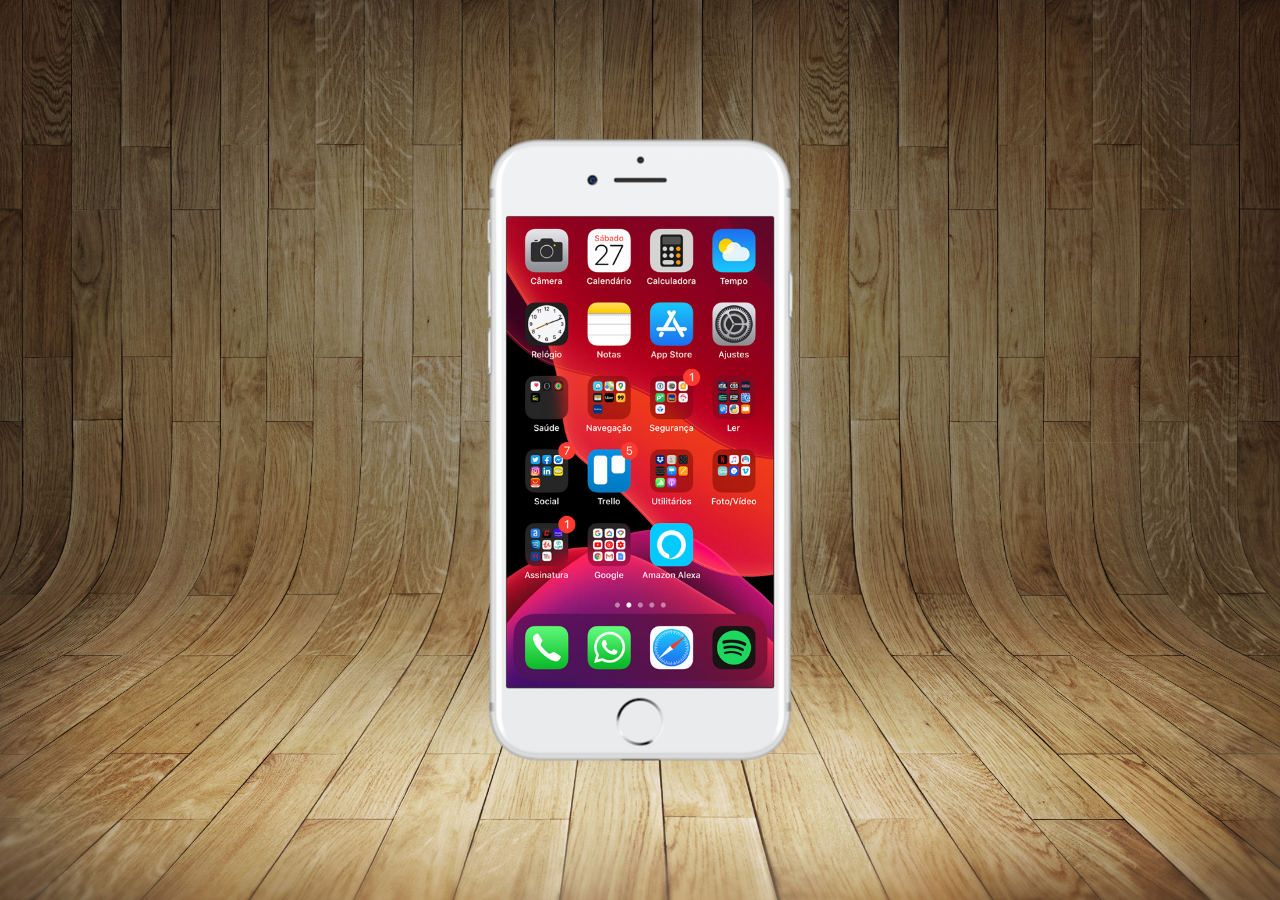
<file: index.html>
<!DOCTYPE html>
<html lang="pt-br">
<head>
    <meta charset="UTF-8">
    <meta name="viewport" content="width=device-width, initial-scale=1.0">
    <title>Projeto Redes Sociais</title>
    <link rel="shortcut icon" href="favicon.ico" type="image/x-icon">
    <link rel="stylesheet" href="estilos/style.css">
</head>
<body>
    <main>
        <section id="telefone">
            <iframe src="home.html" name="tela" id="tela" frameborder="0"></iframe>
        </section>
        <section id="redes-sociais">

        </section>
    </main>
</body>
</html>
</file>
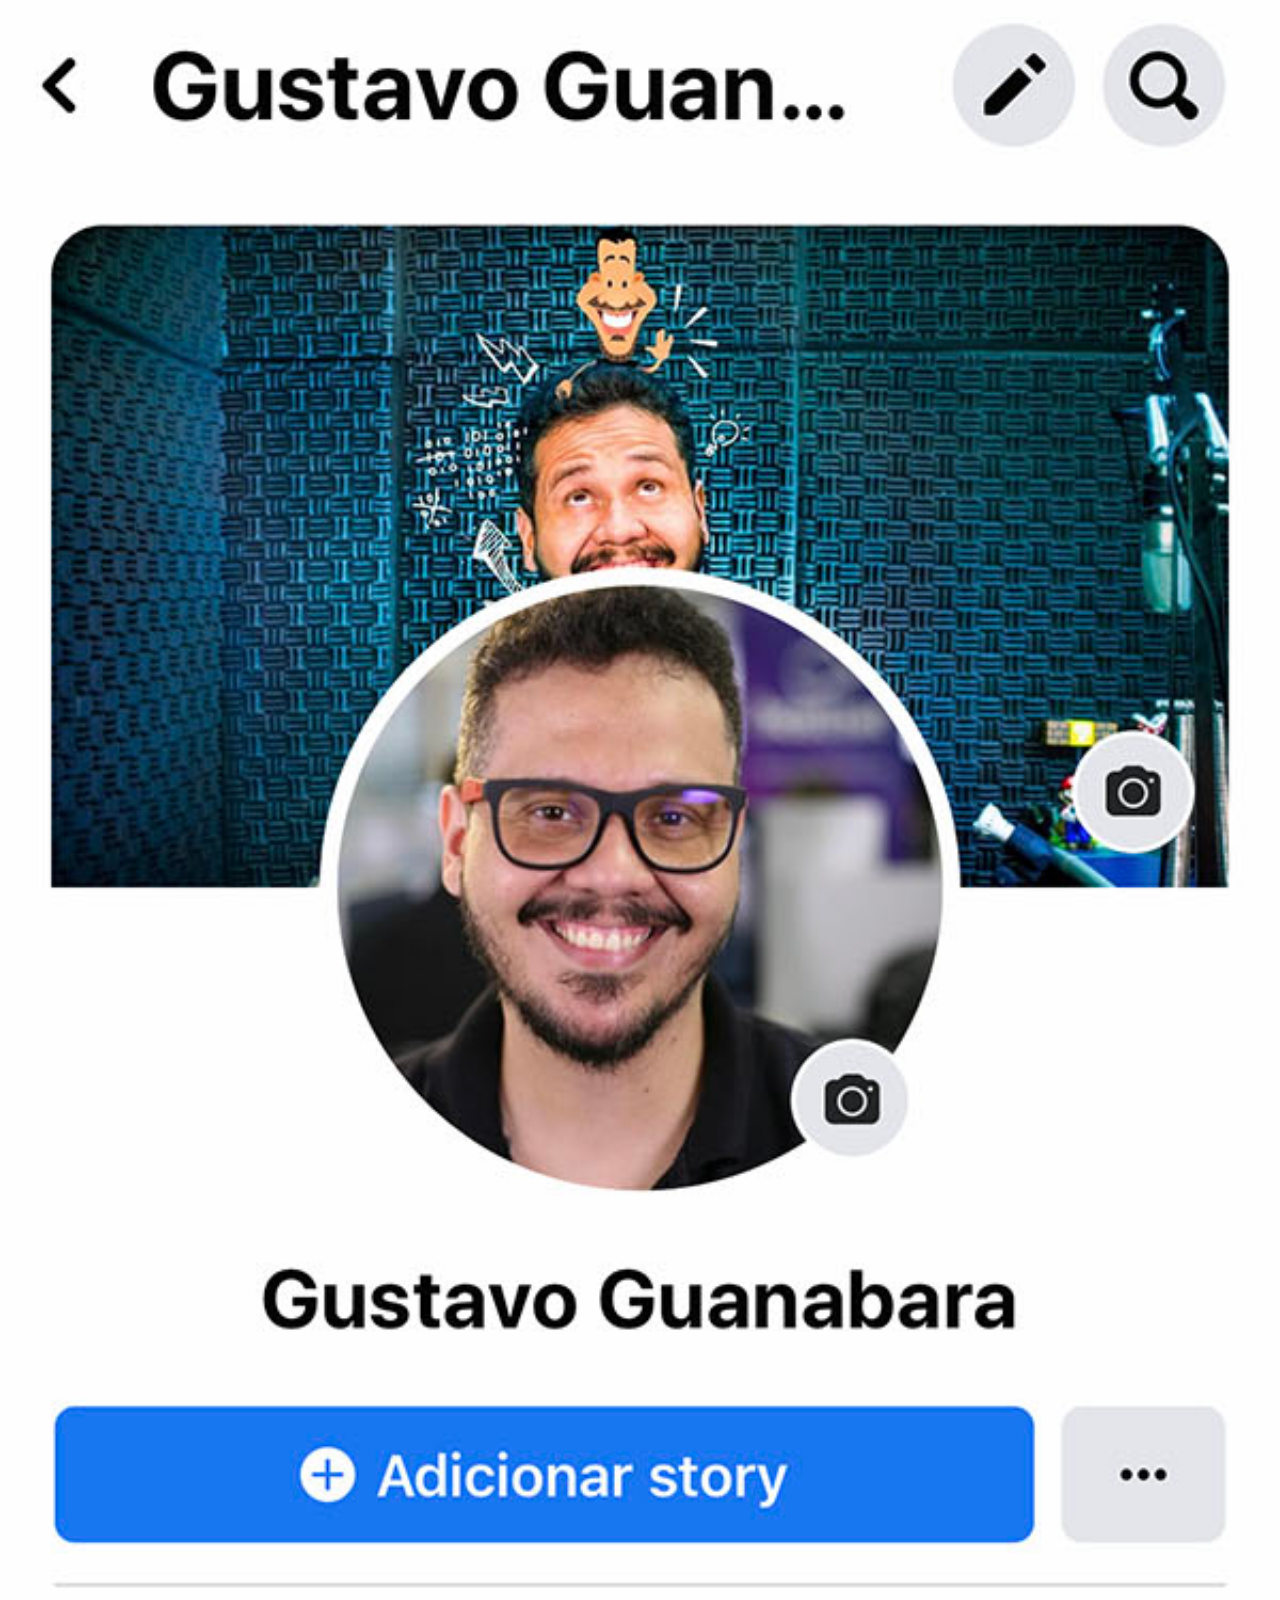
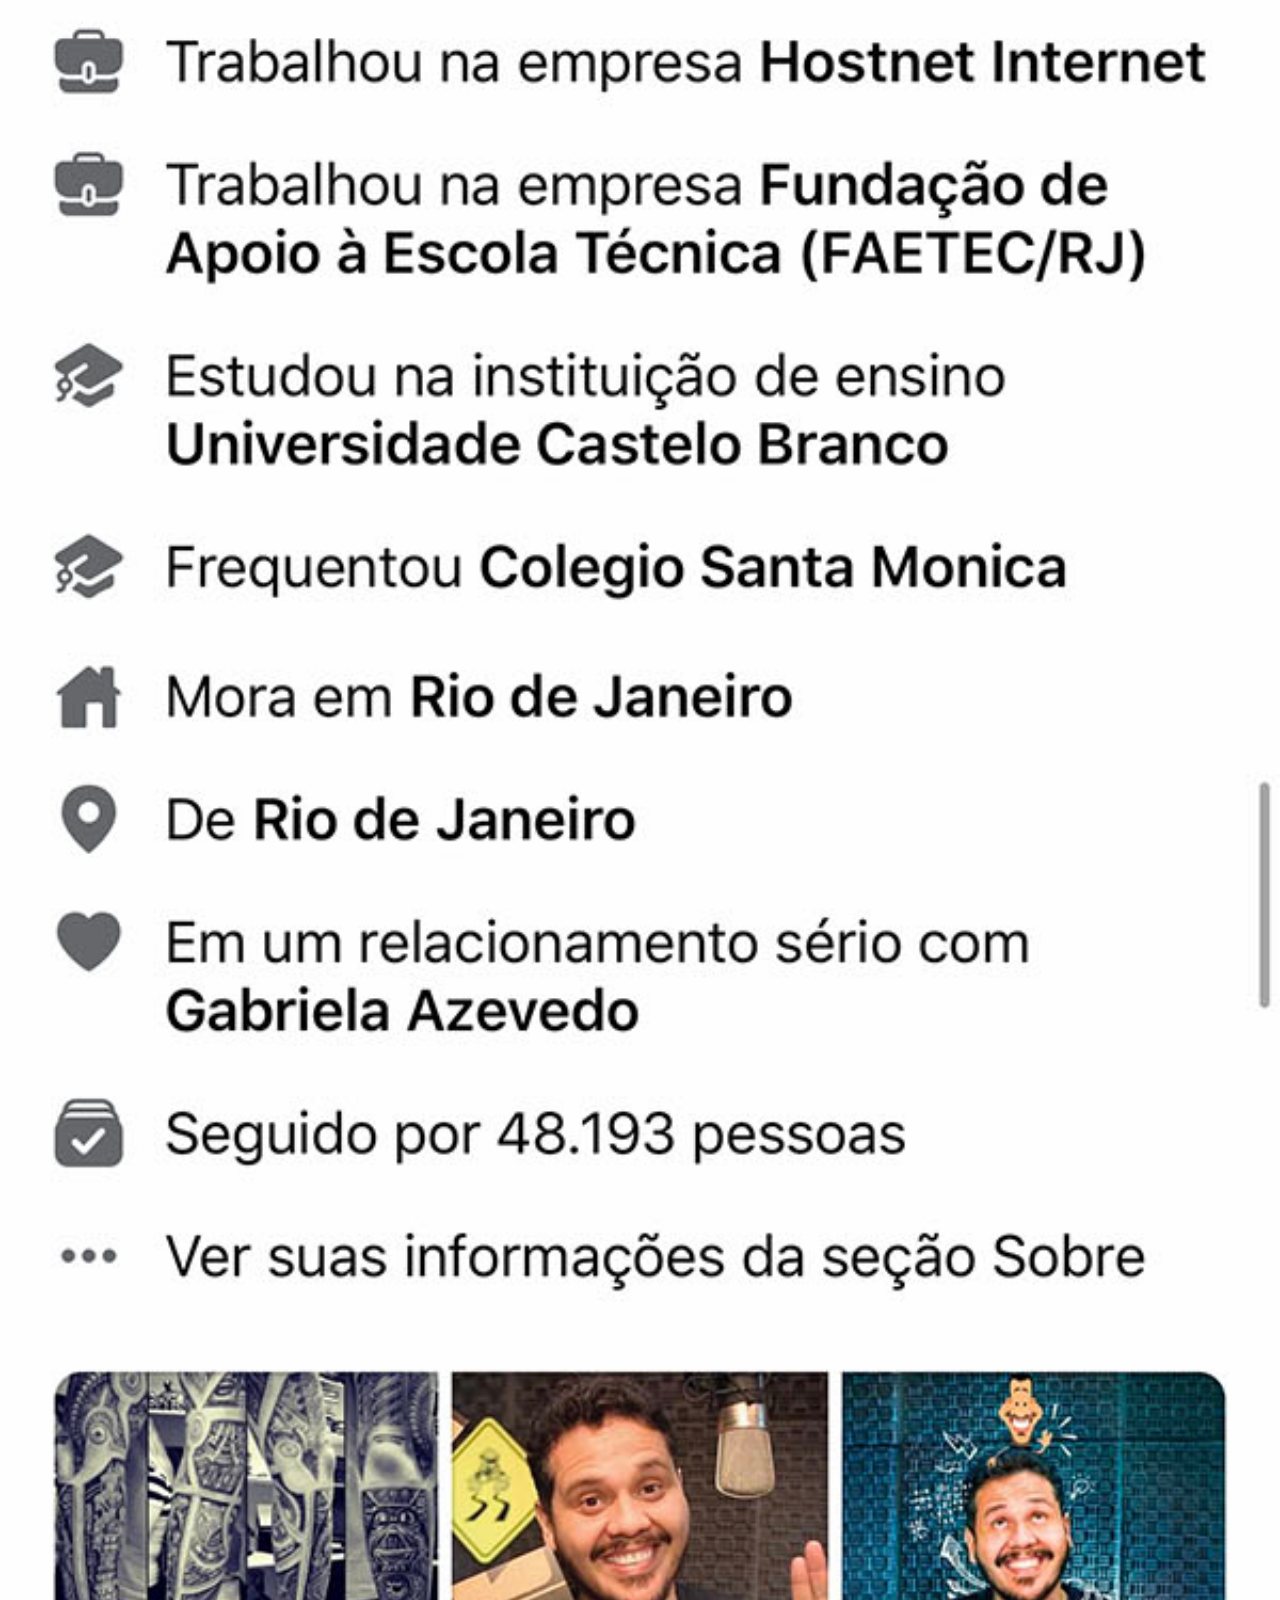
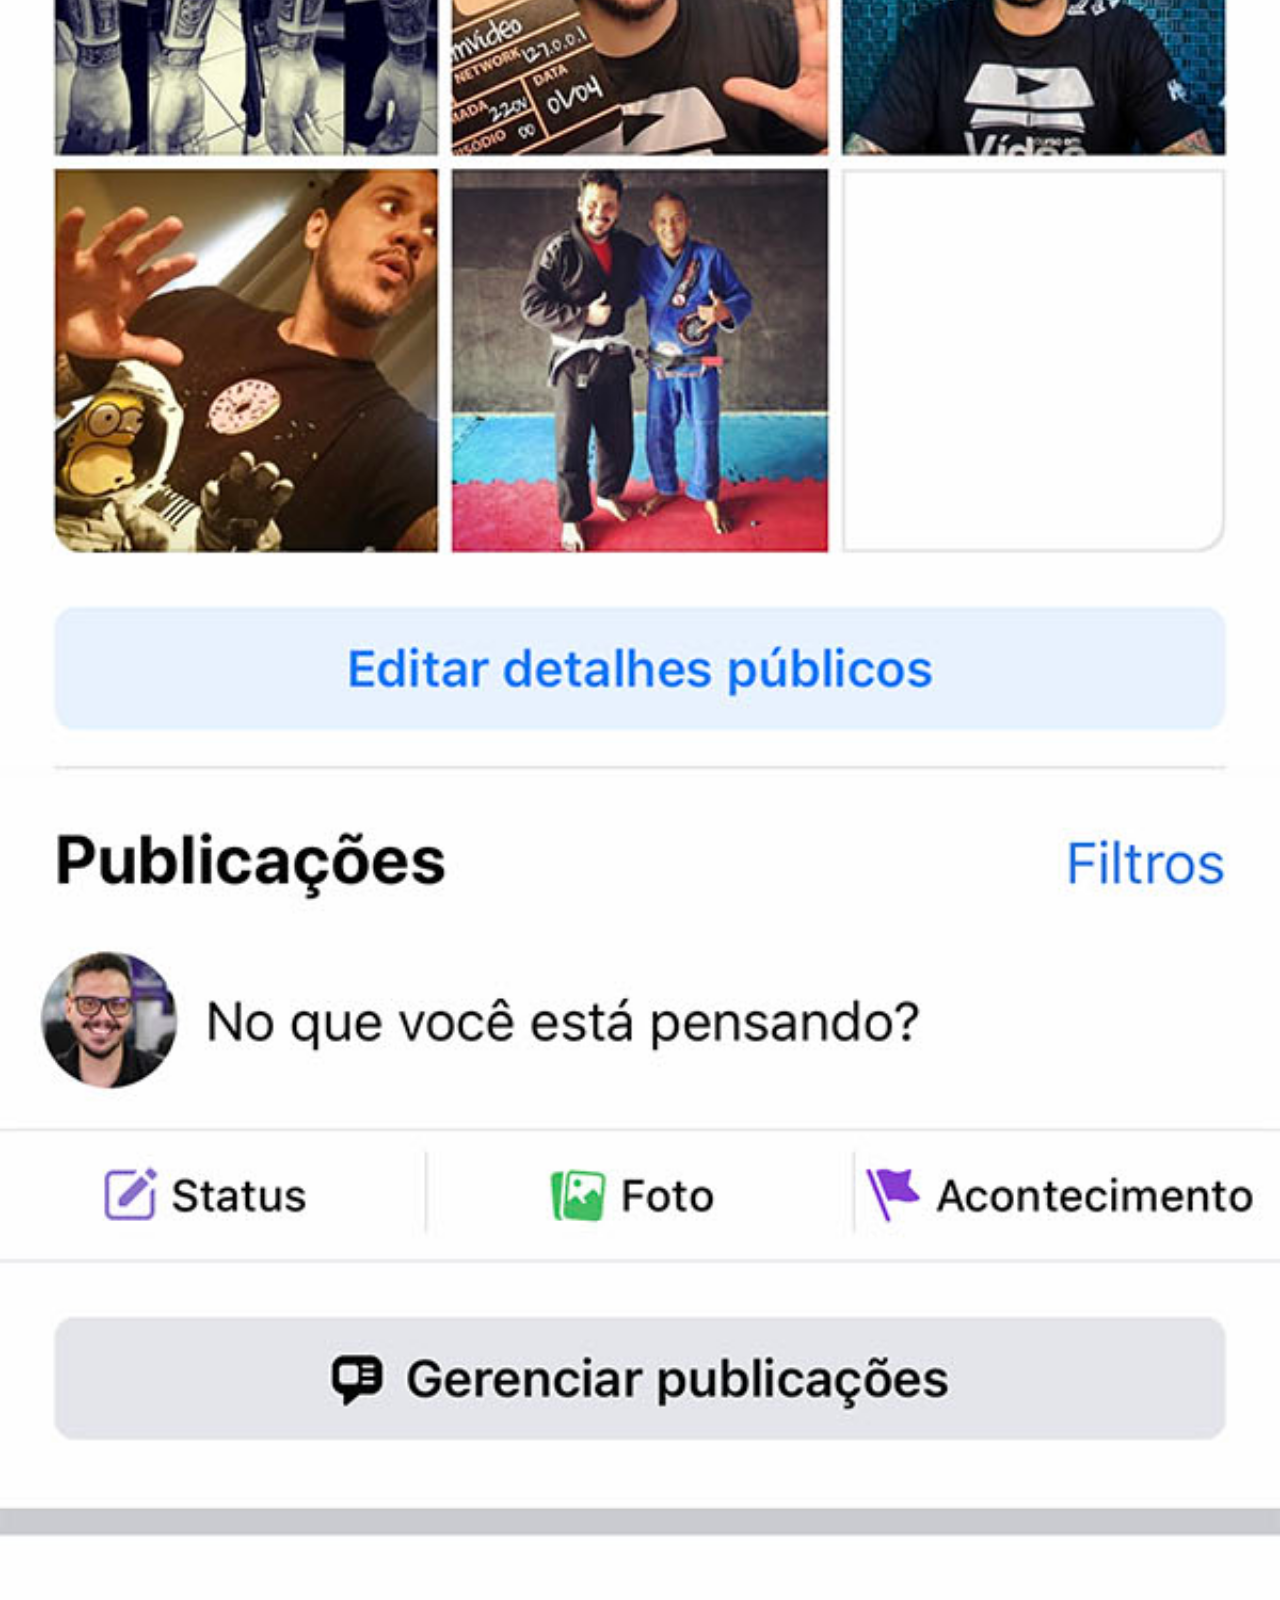
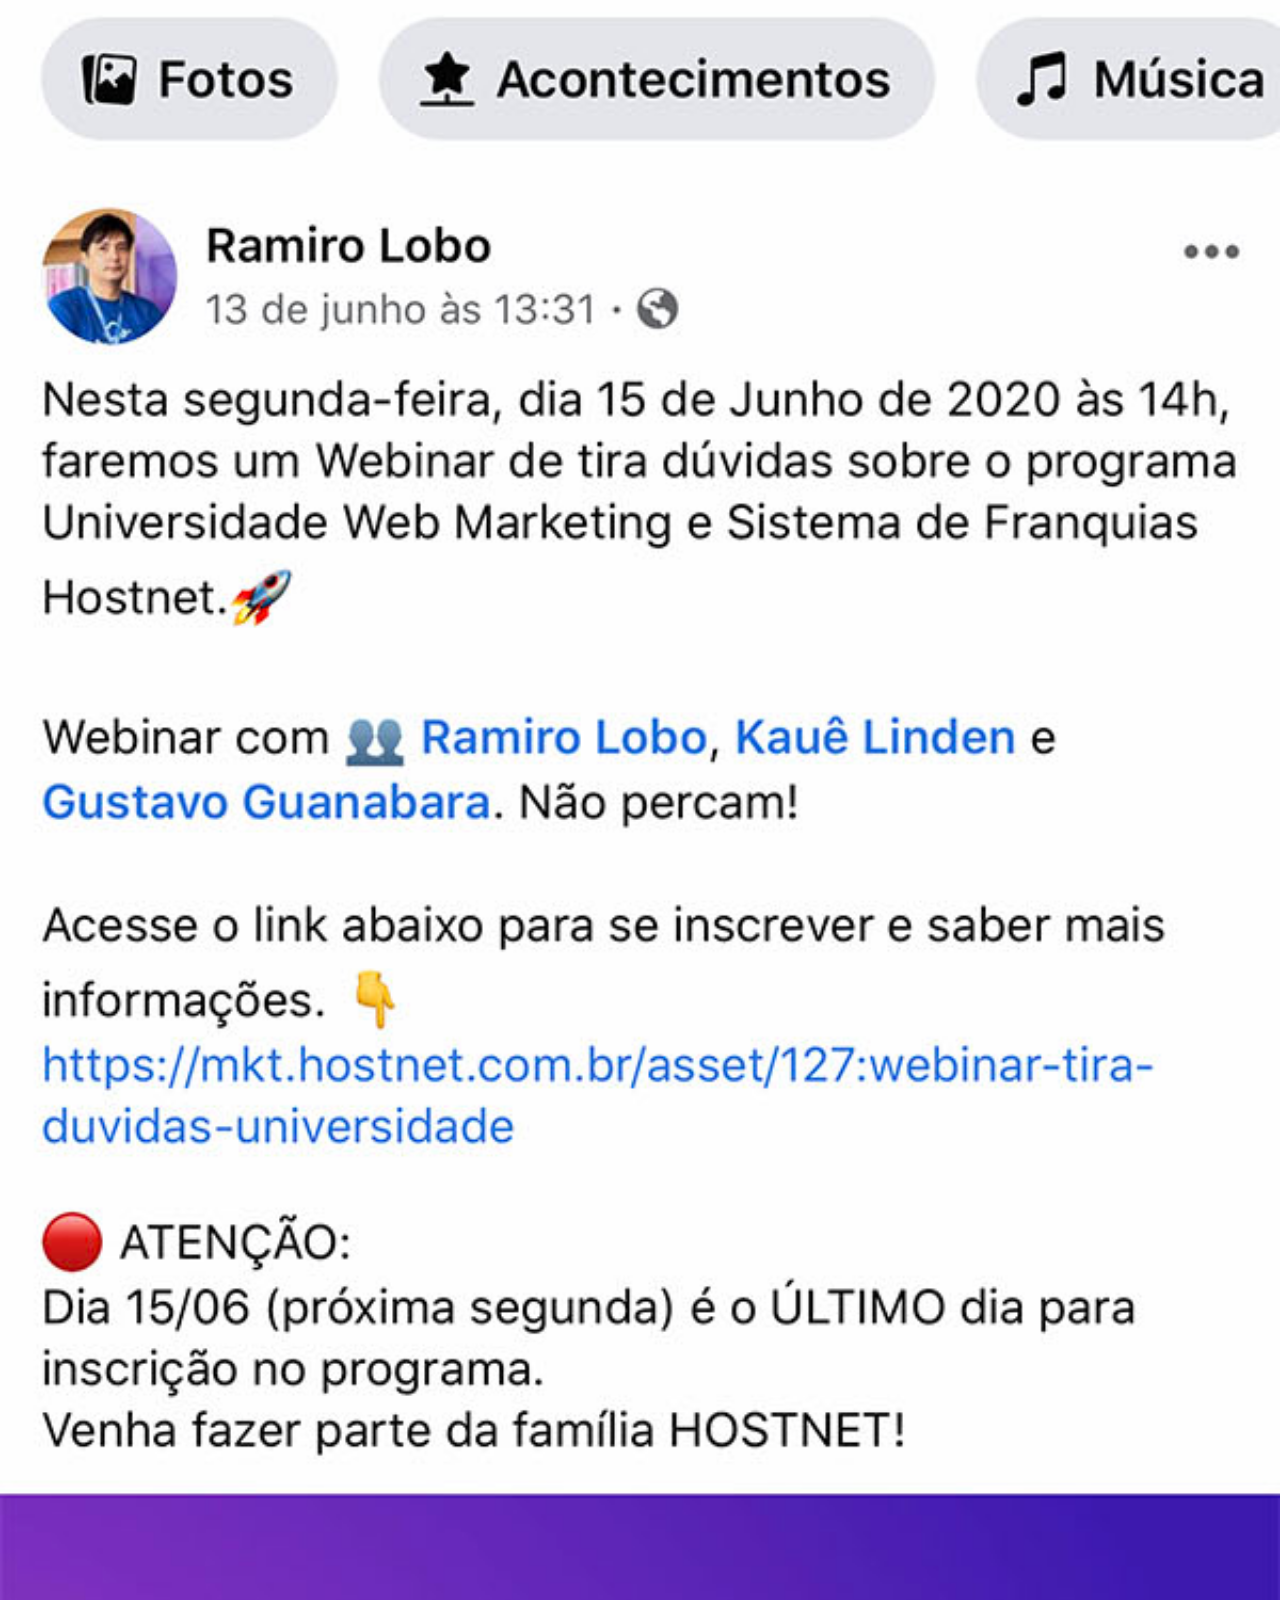
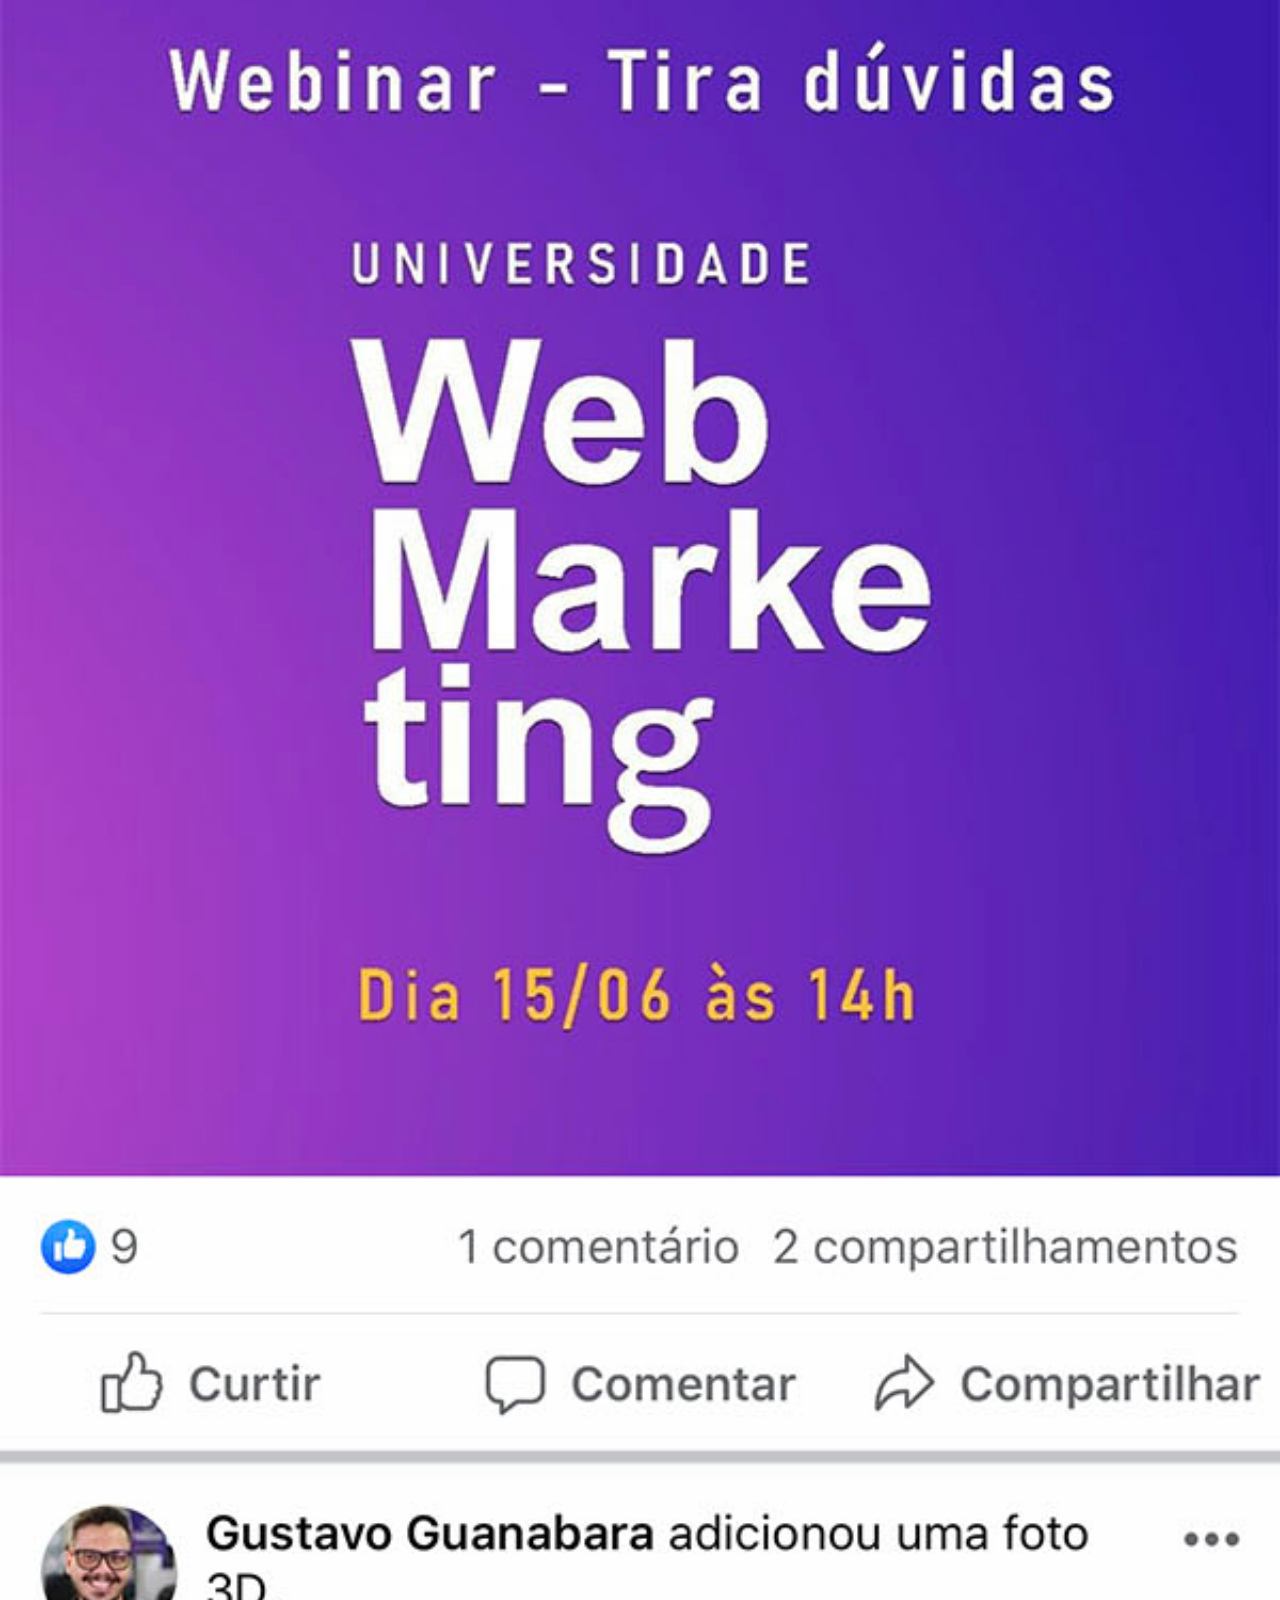
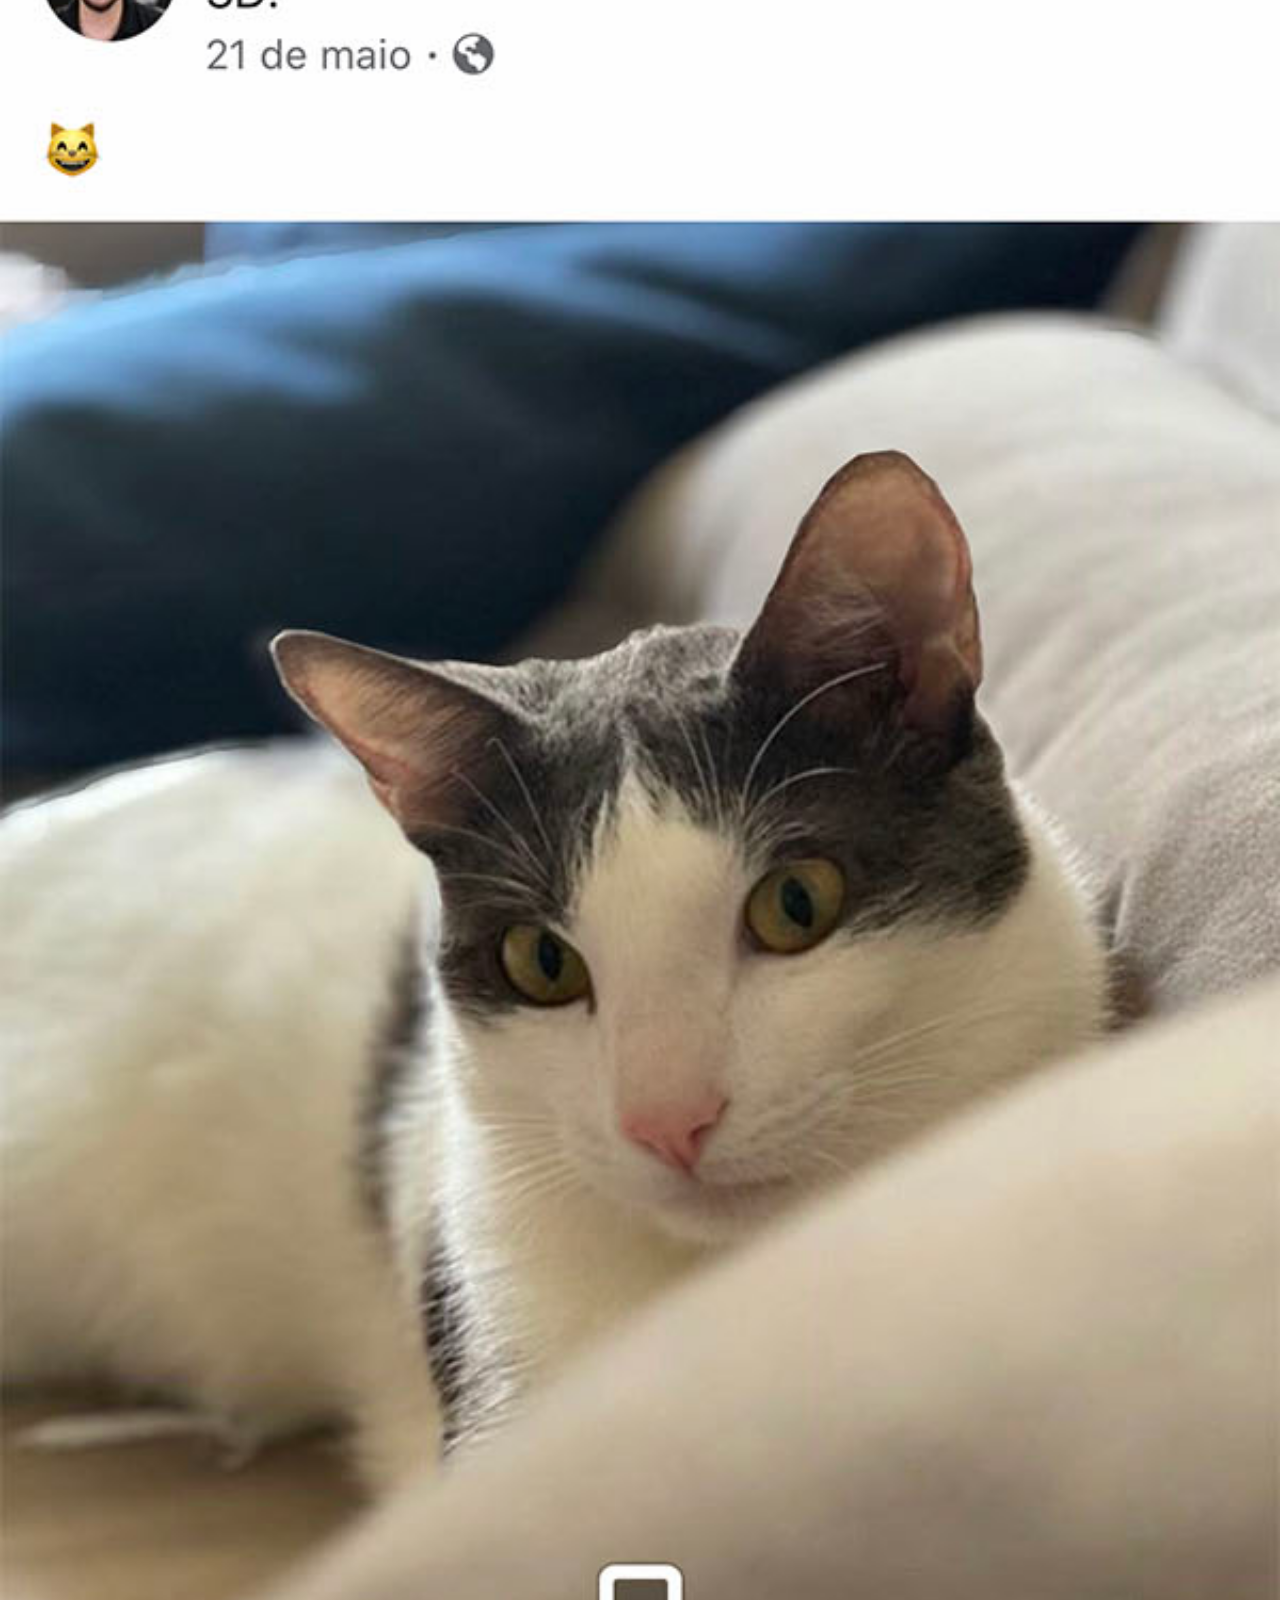
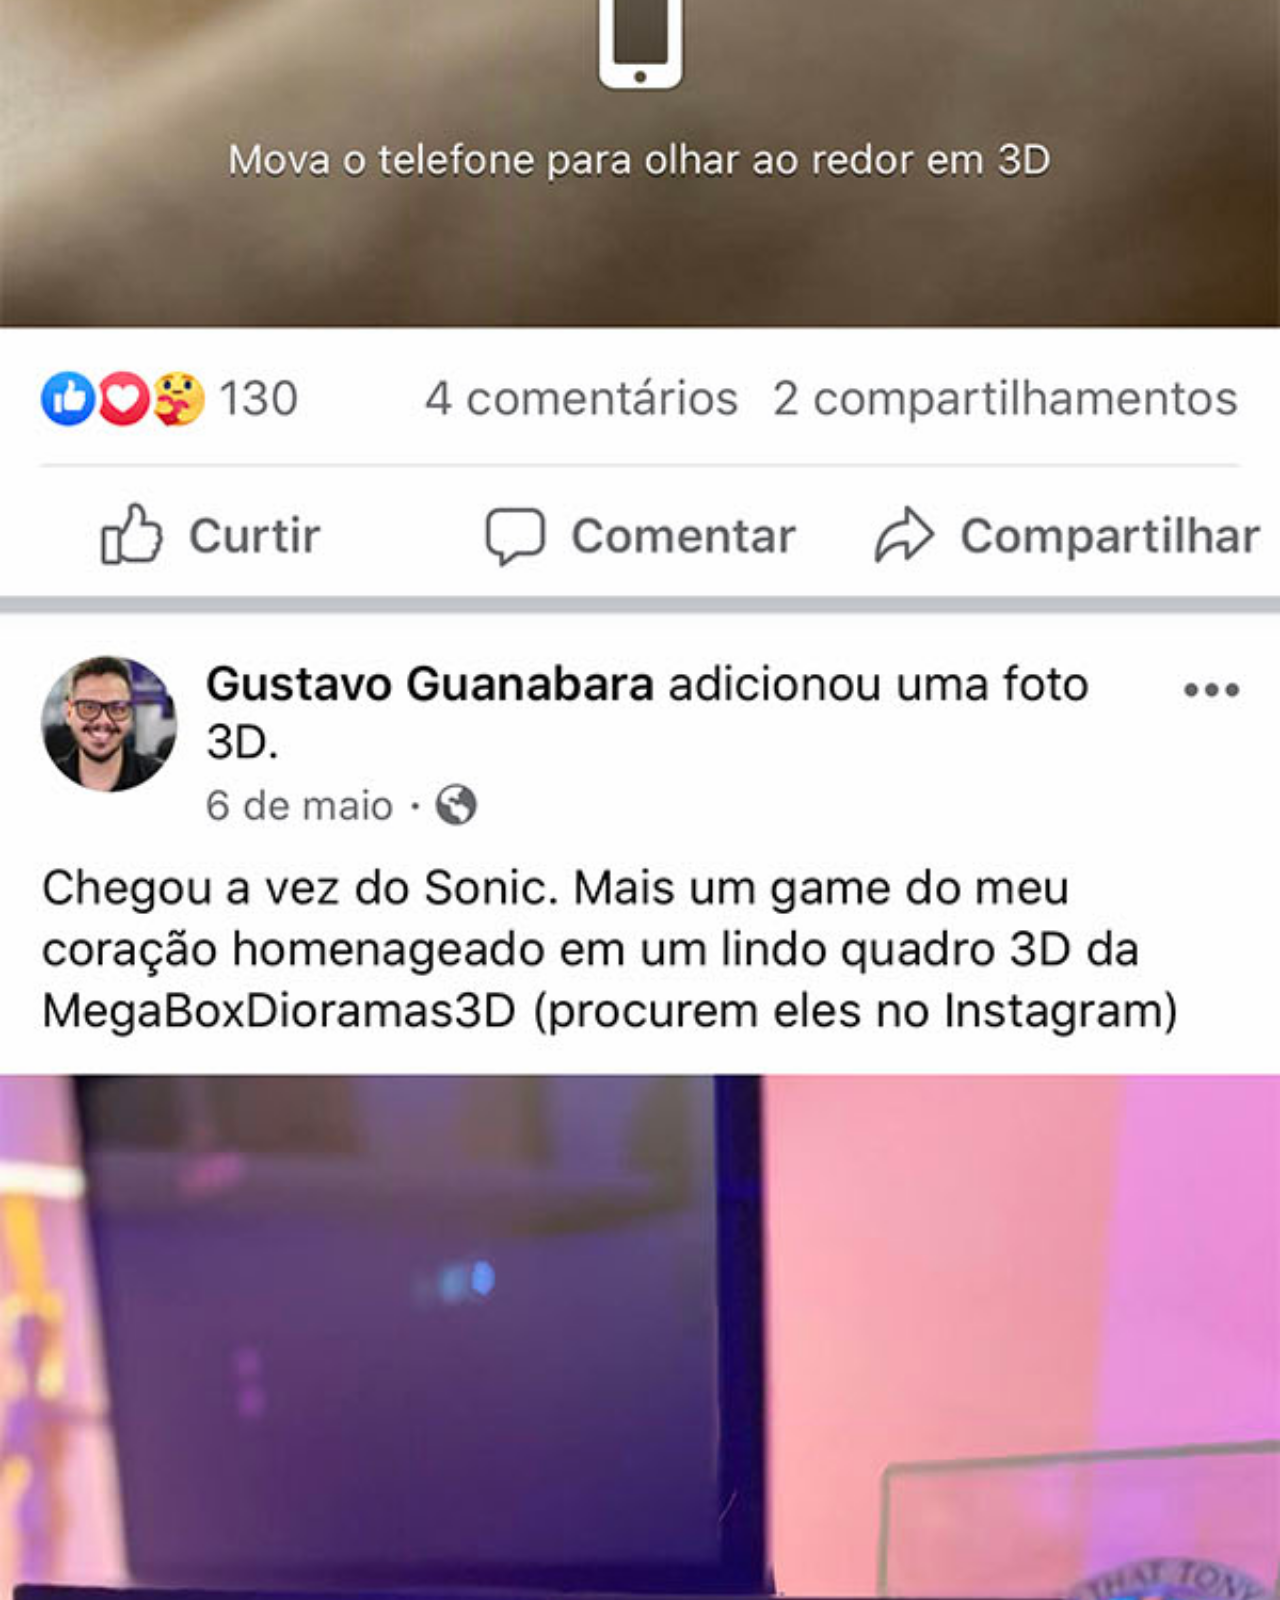
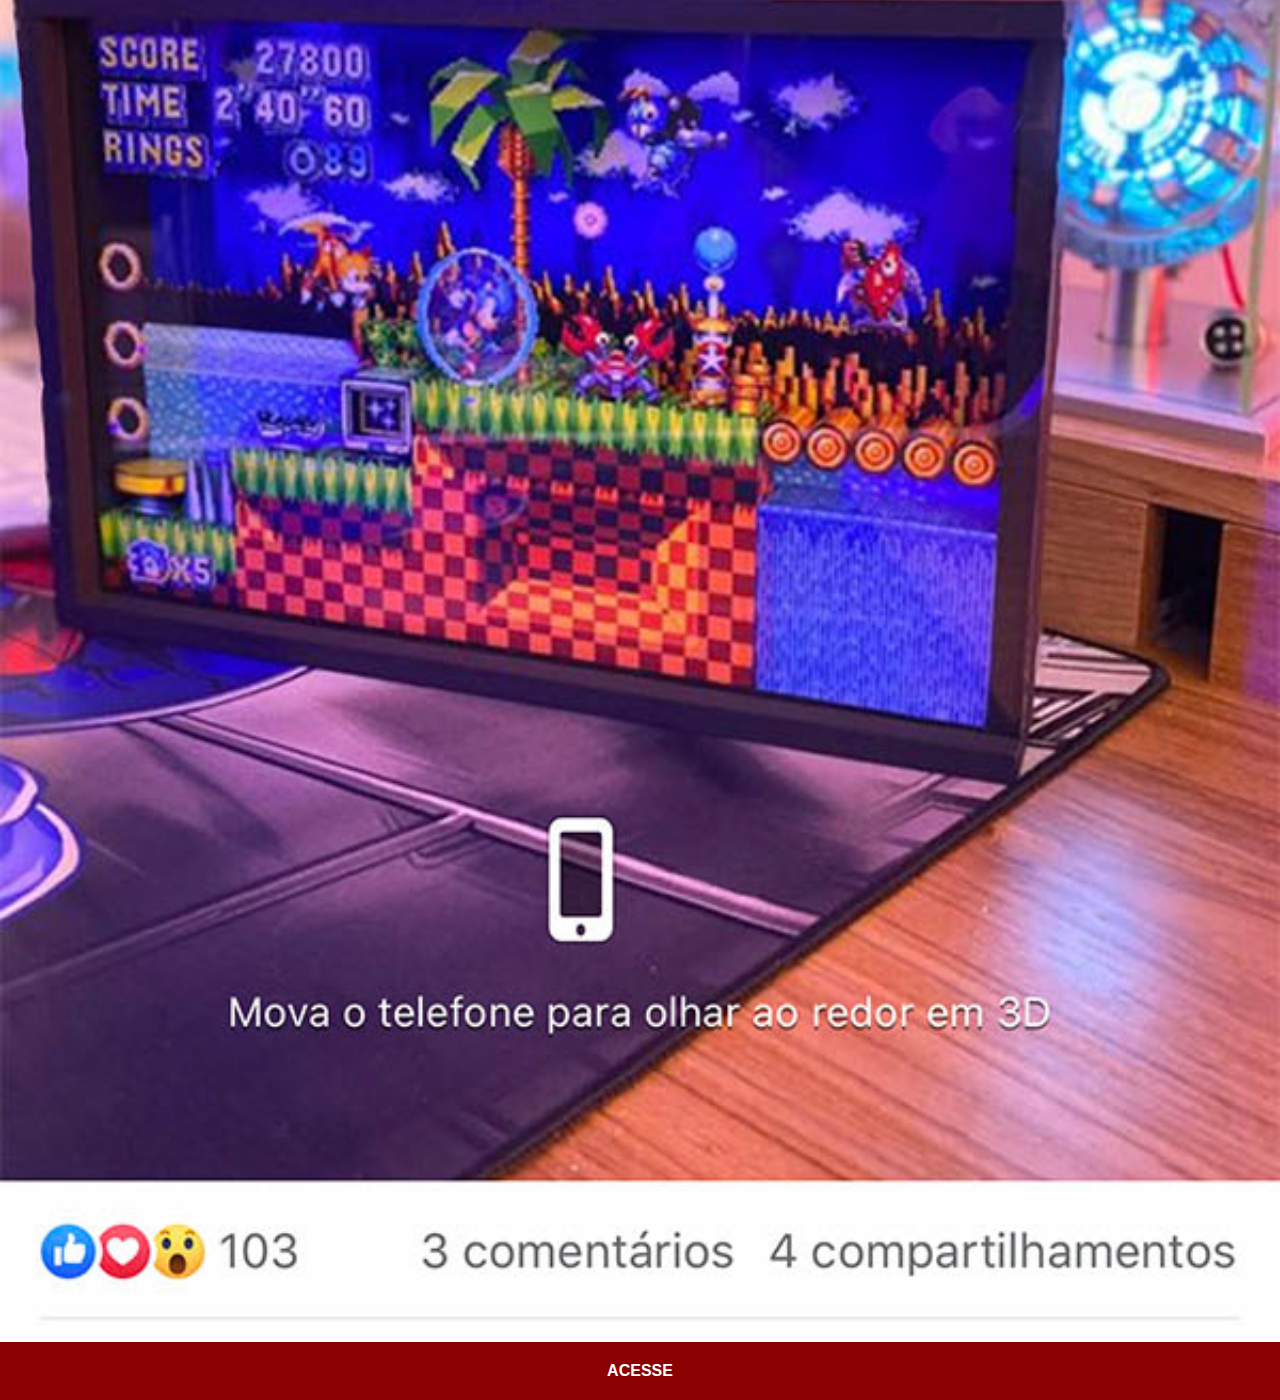
<file: facebook.html>
<!DOCTYPE html>
<html lang="pt-br">
<head>
    <meta charset="UTF-8">
    <meta name="viewport" content="width=device-width, initial-scale=1.0">
    <title>Facebook</title>
    <link rel="stylesheet" href="estilos/social.css">
</head>
<body>
    <img src="imagens/tela-facebook.jpg" alt="Instagram">
    <a href="https://www.facebook.com" target="_blank">ACESSE</a>
</body>
</html>
</file>
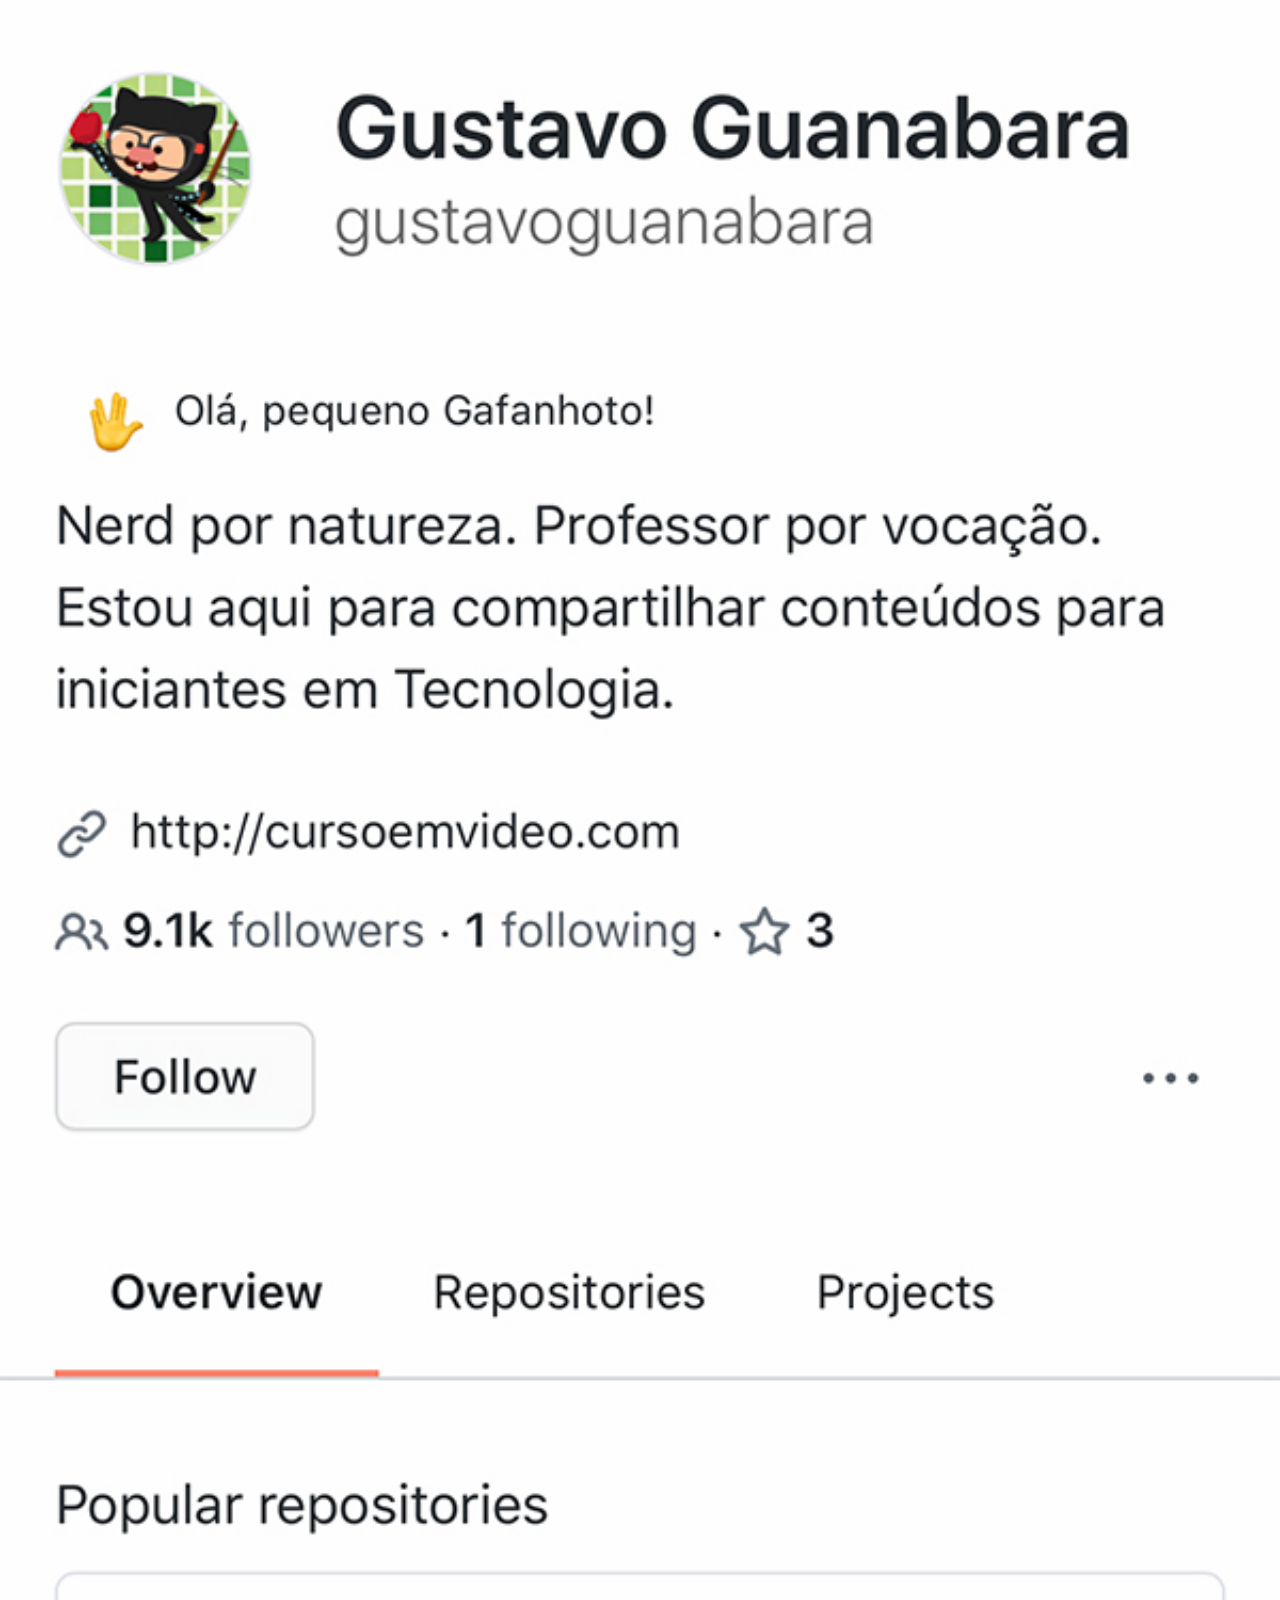
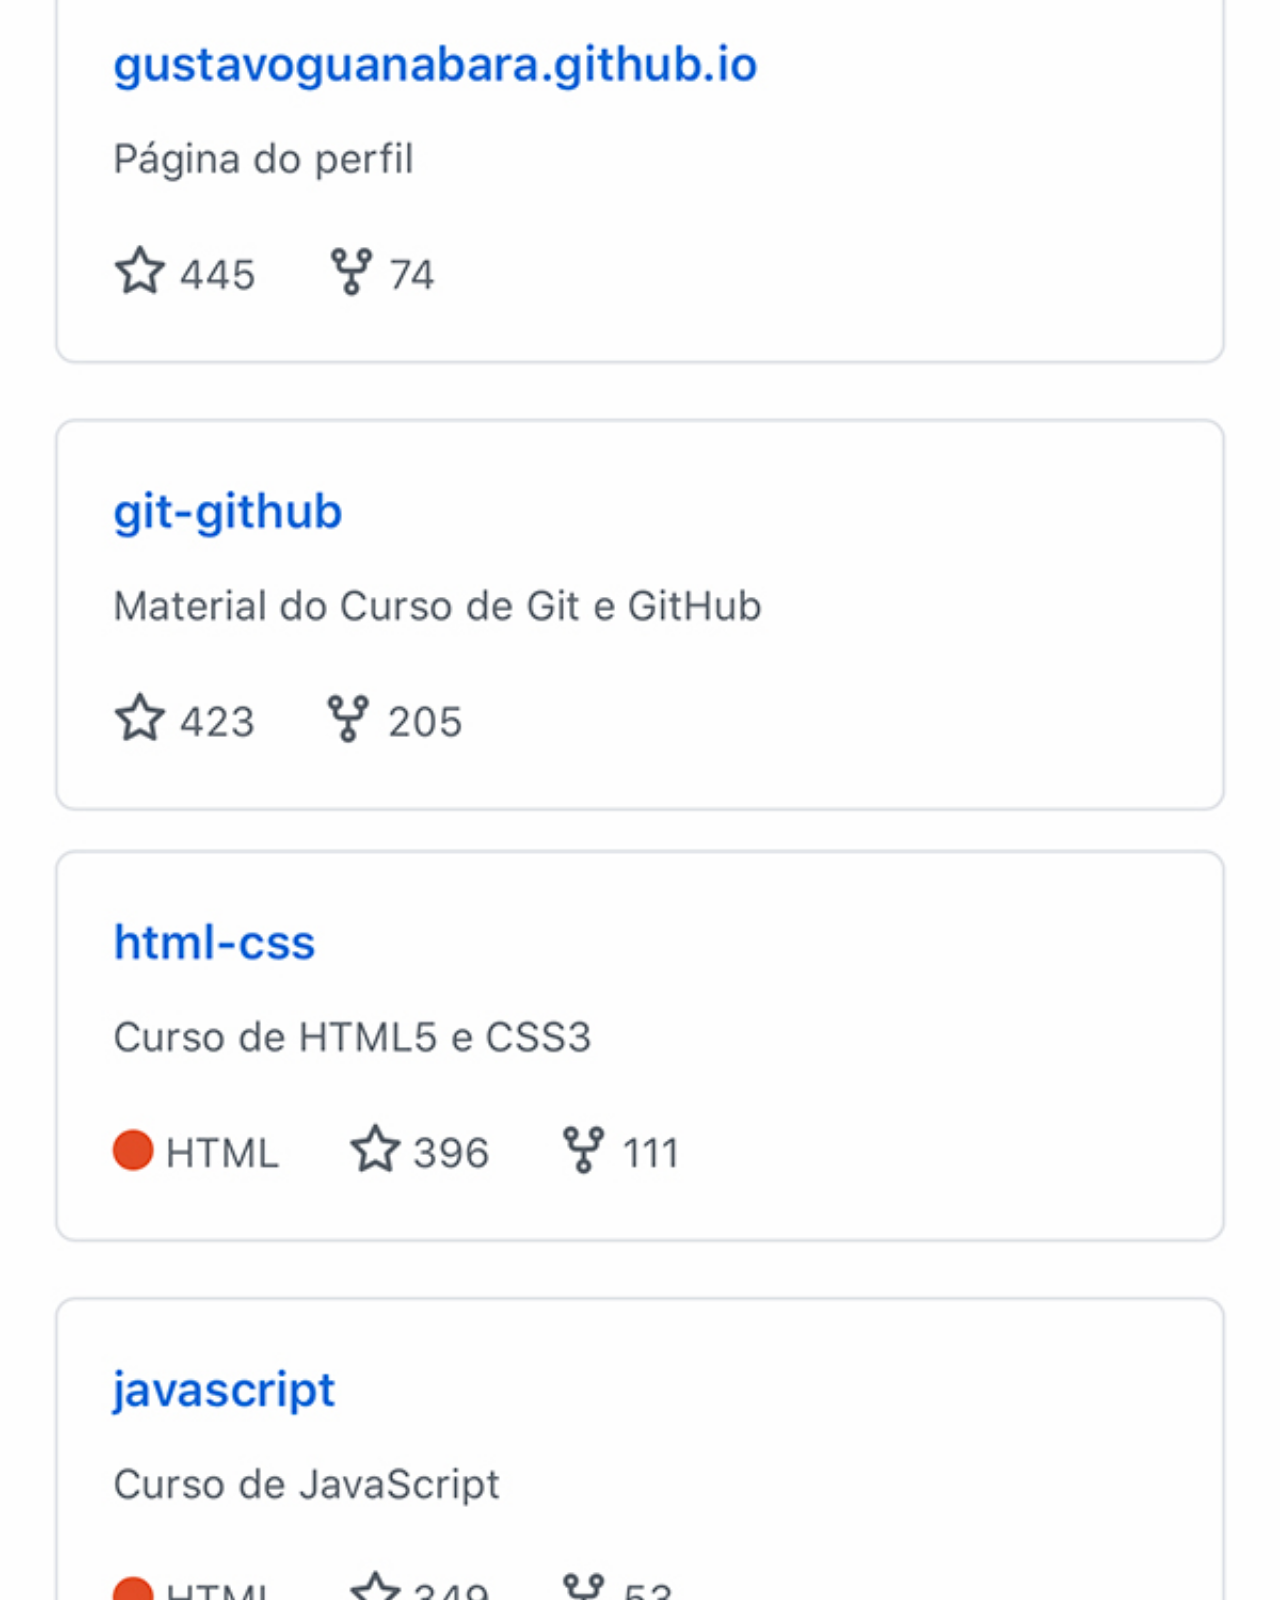
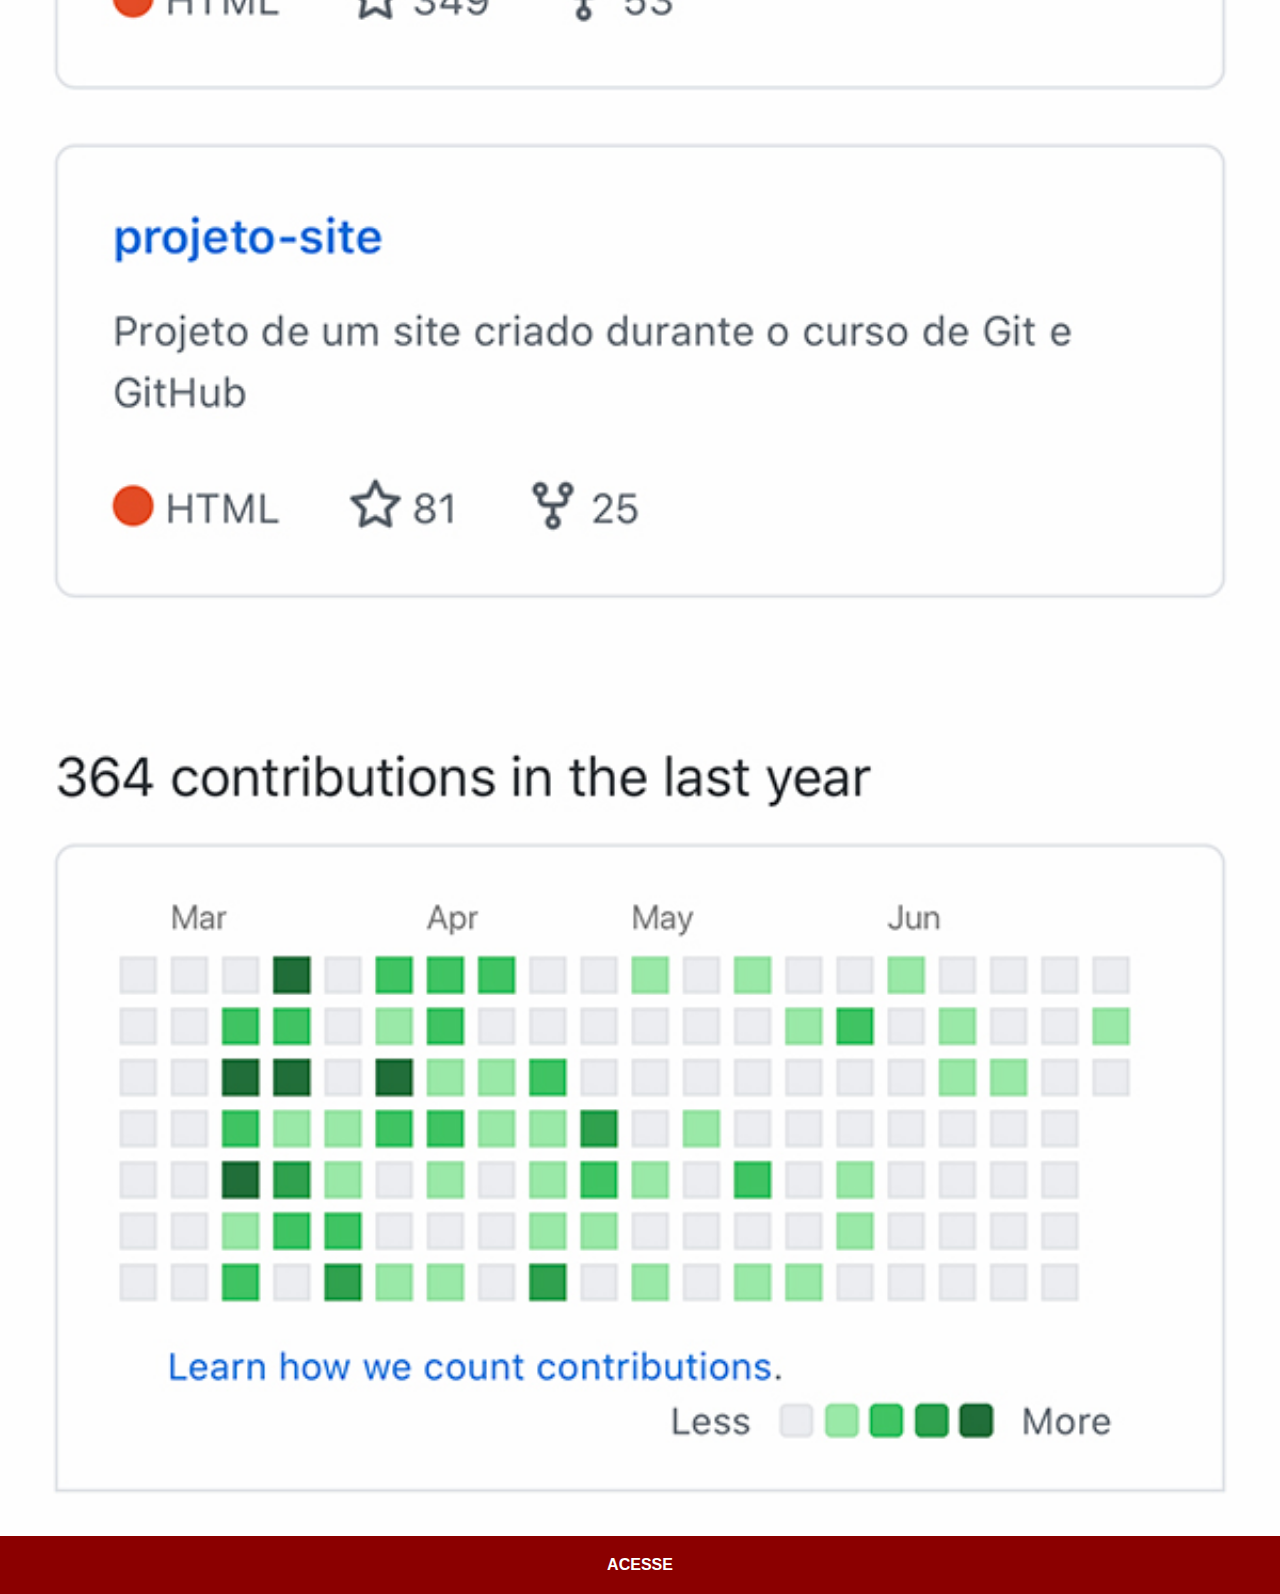
<file: github.html>
<!DOCTYPE html>
<html lang="pt-br">
<head>
    <meta charset="UTF-8">
    <meta name="viewport" content="width=device-width, initial-scale=1.0">
    <title>GithHub</title>
    <link rel="stylesheet" href="estilos/social.css">
</head>
<body>
    <img src="imagens/tela-github.jpg" alt="GitHub">
    <a href="https://github.gustavoguanabara.io" target="_blank">ACESSE</a>
</body>
</html>
</file>
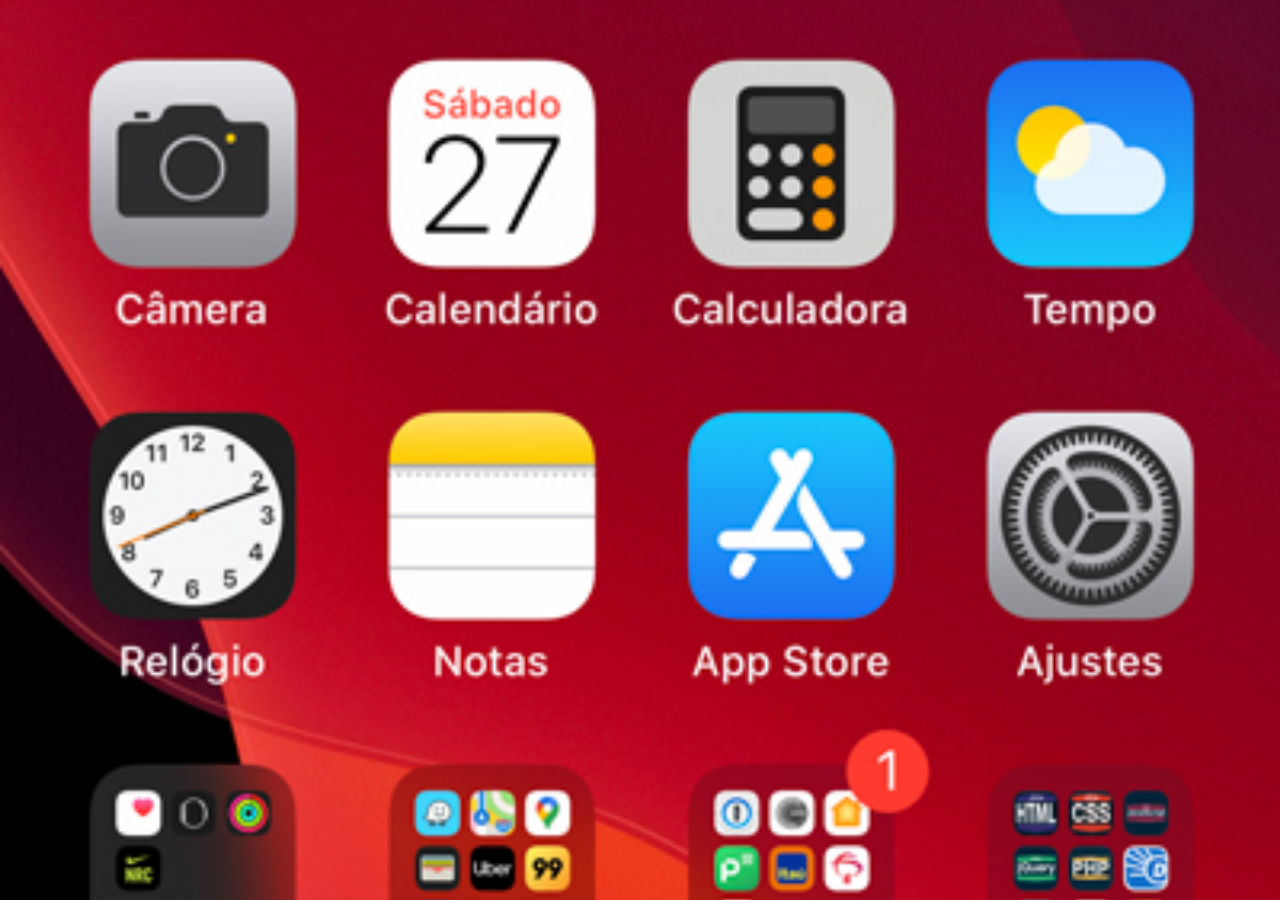
<file: home.html>
<!DOCTYPE html>
<html lang="pt-br">
<head>
    <meta charset="UTF-8">
    <meta name="viewport" content="width=device-width, initial-scale=1.0">
    <title>Home</title>
    <style>
        * {
            margin: 0px;
            padding: 0px;
        }

        body {
            width: 100vw;
            height: 100vh;
            background: black url('imagens/tela-home.jpg') no-repeat top center;
            background-size: cover;
        }
    </style>
</head>
<body>
    
</body>
</html>
</file>
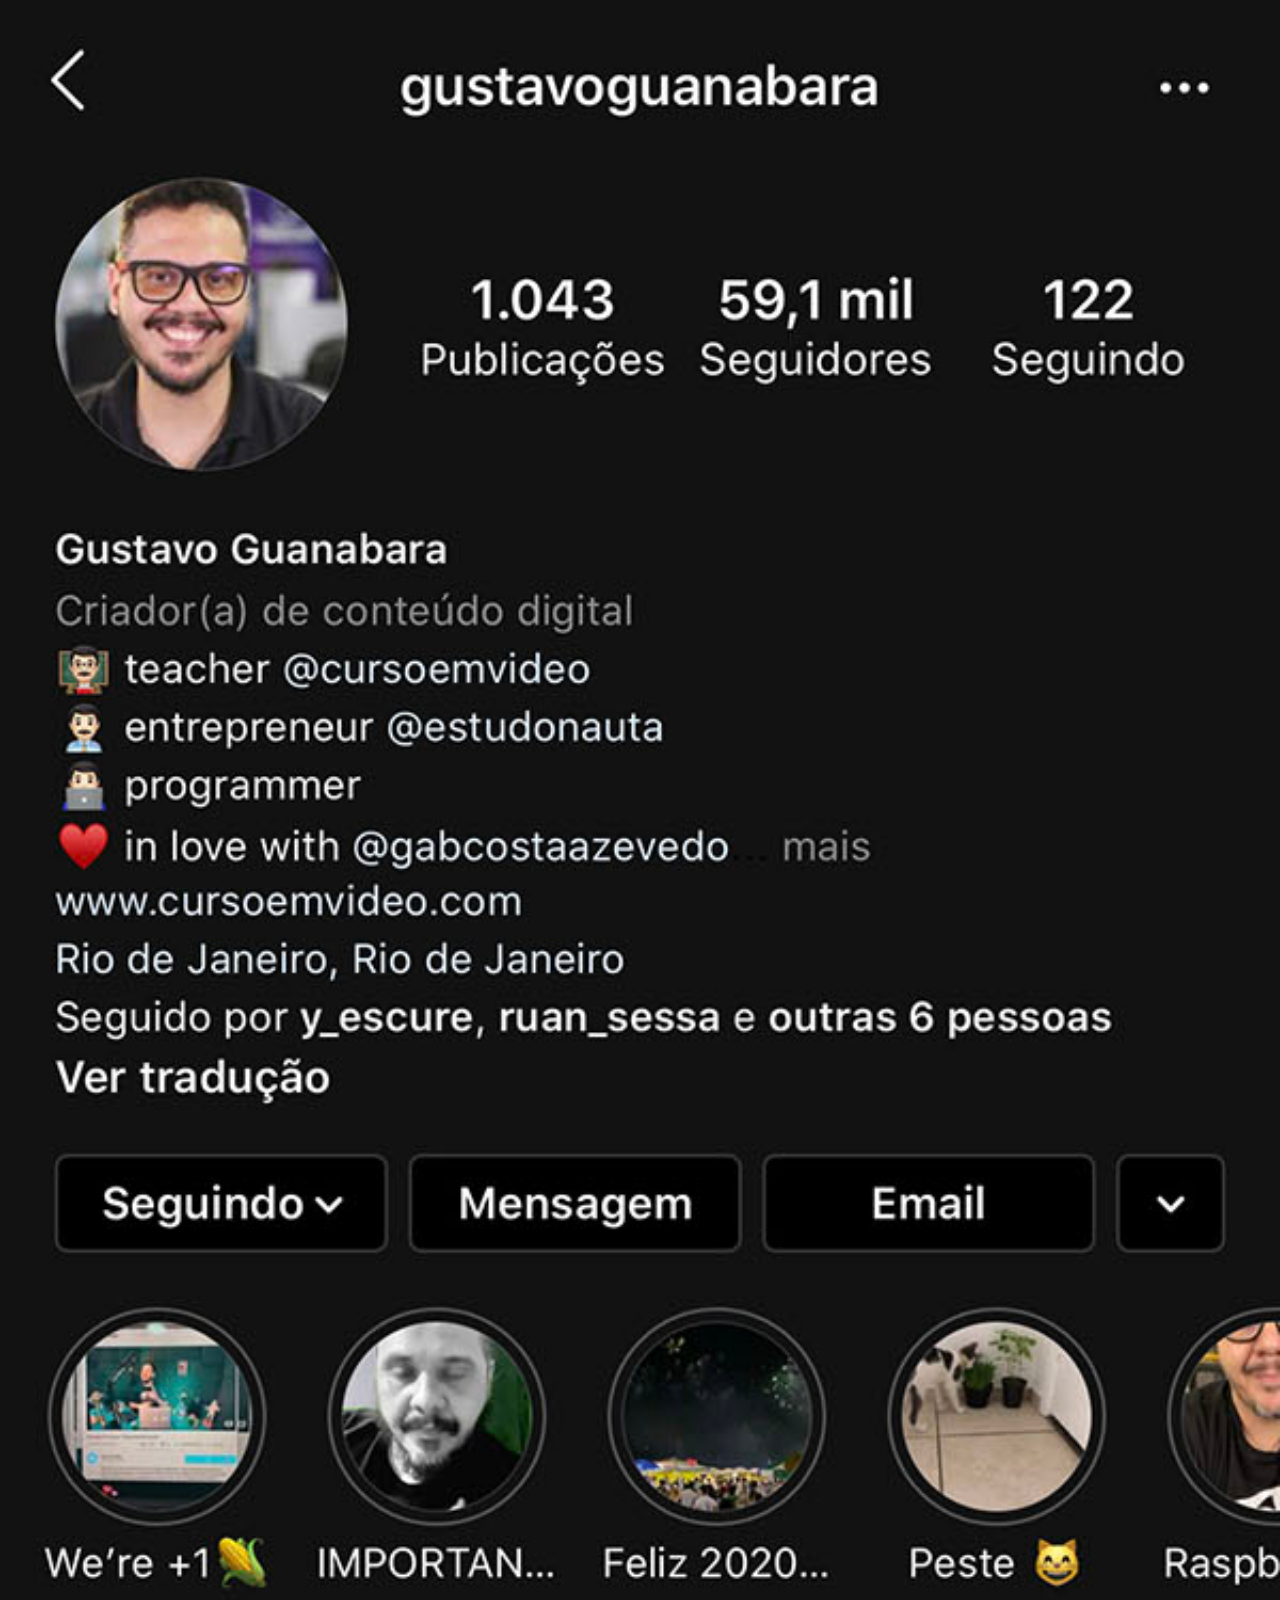
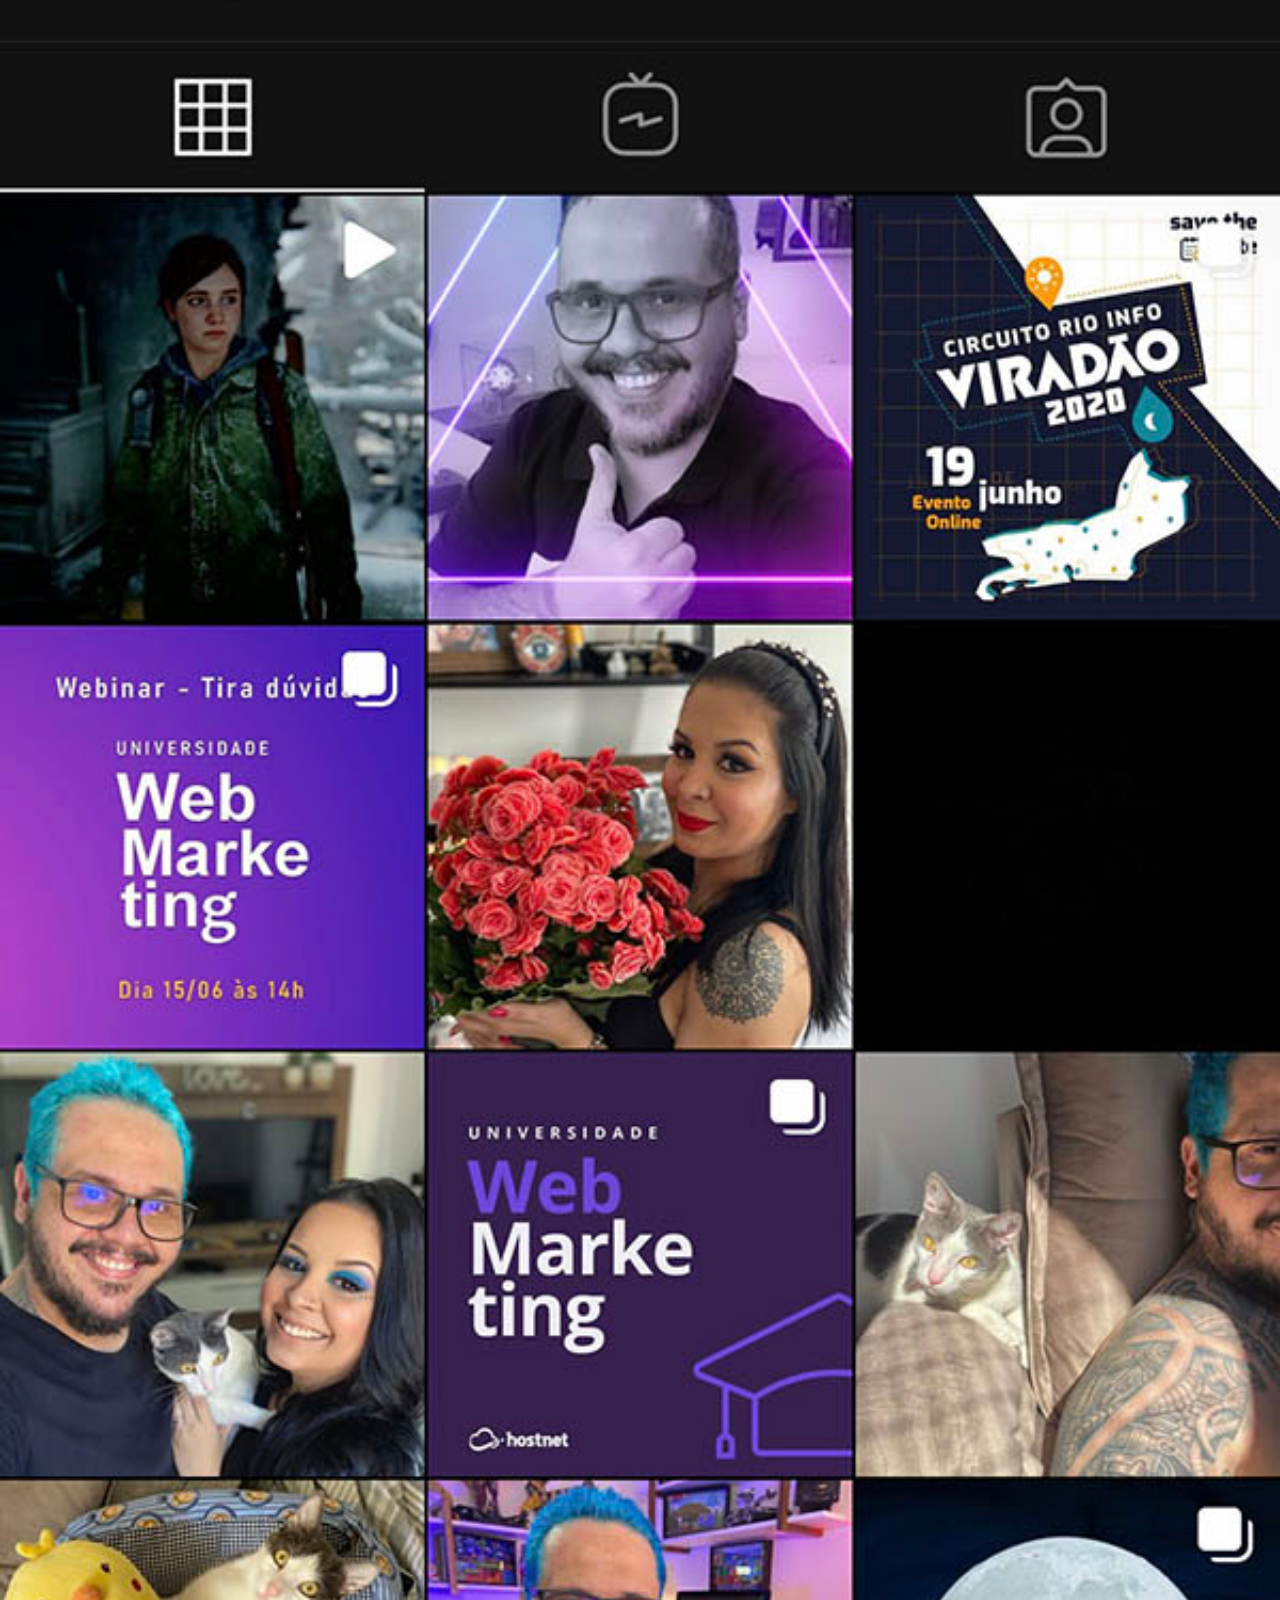
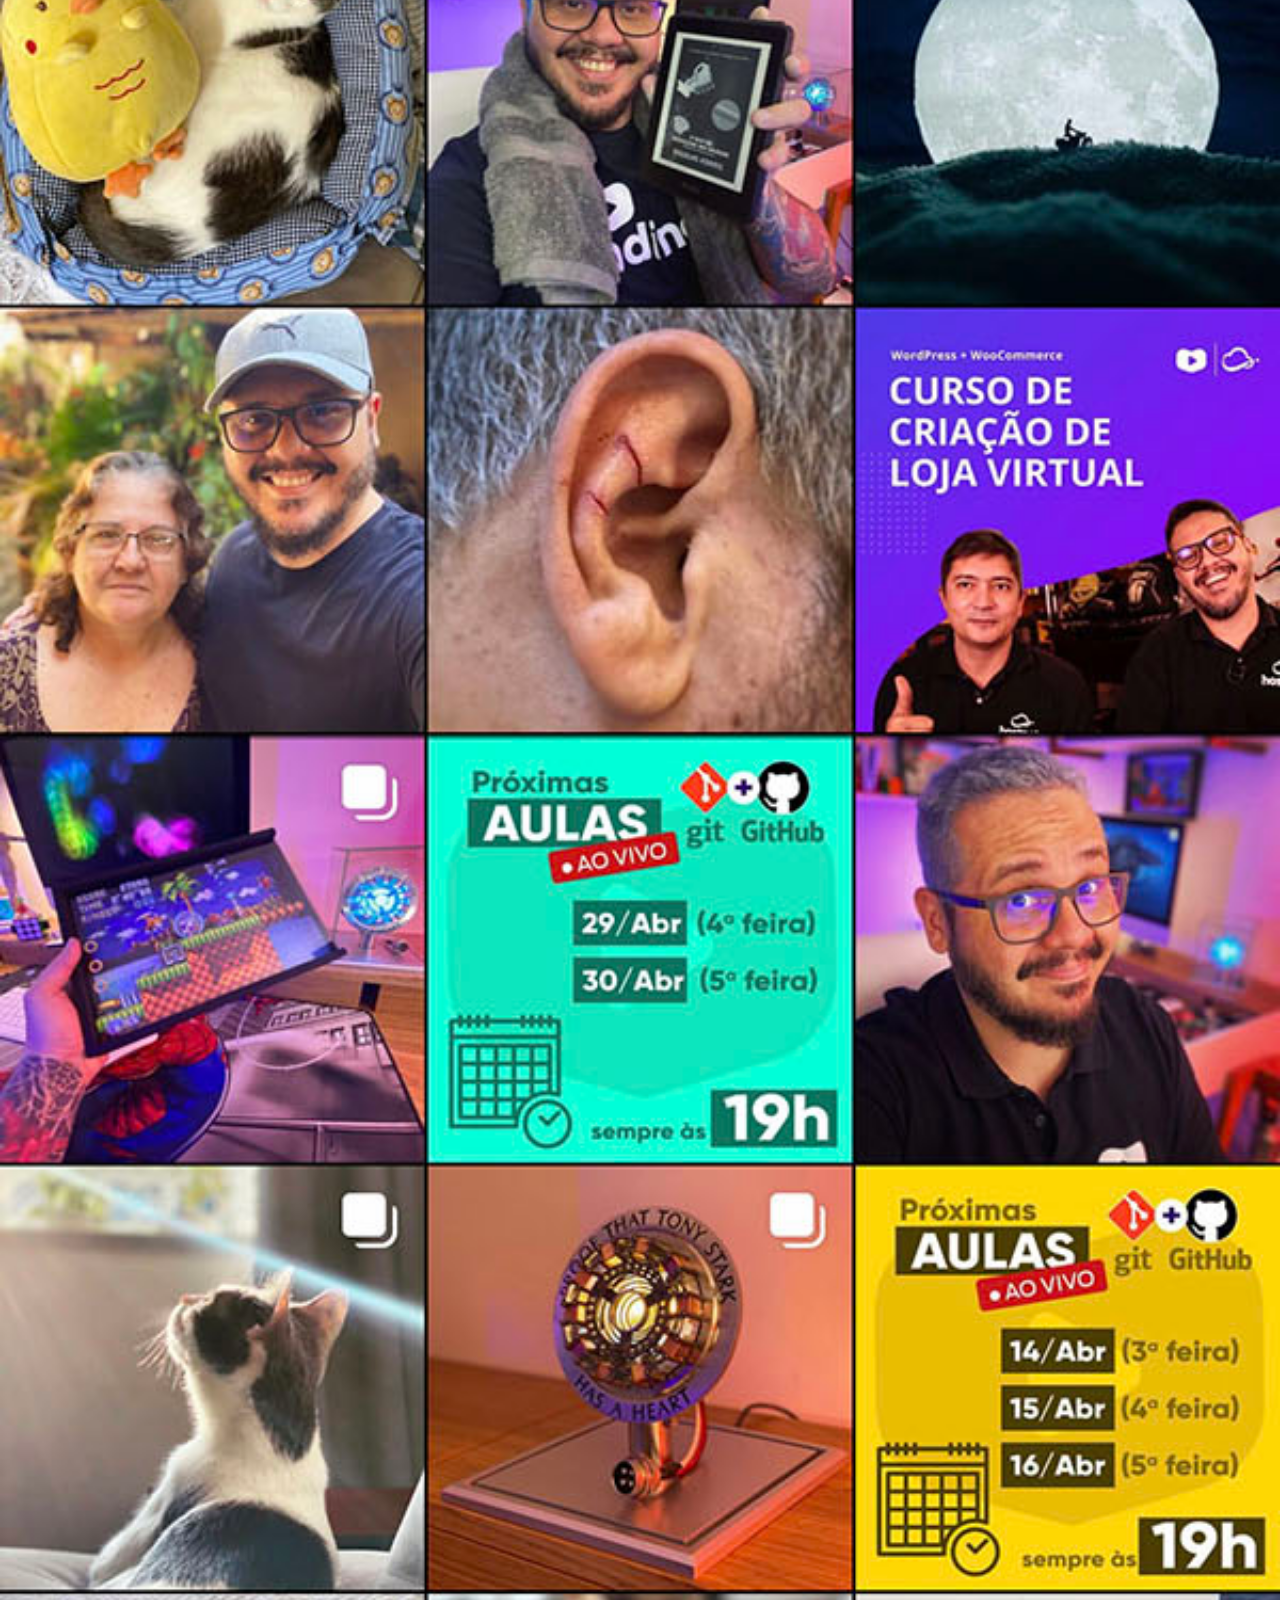
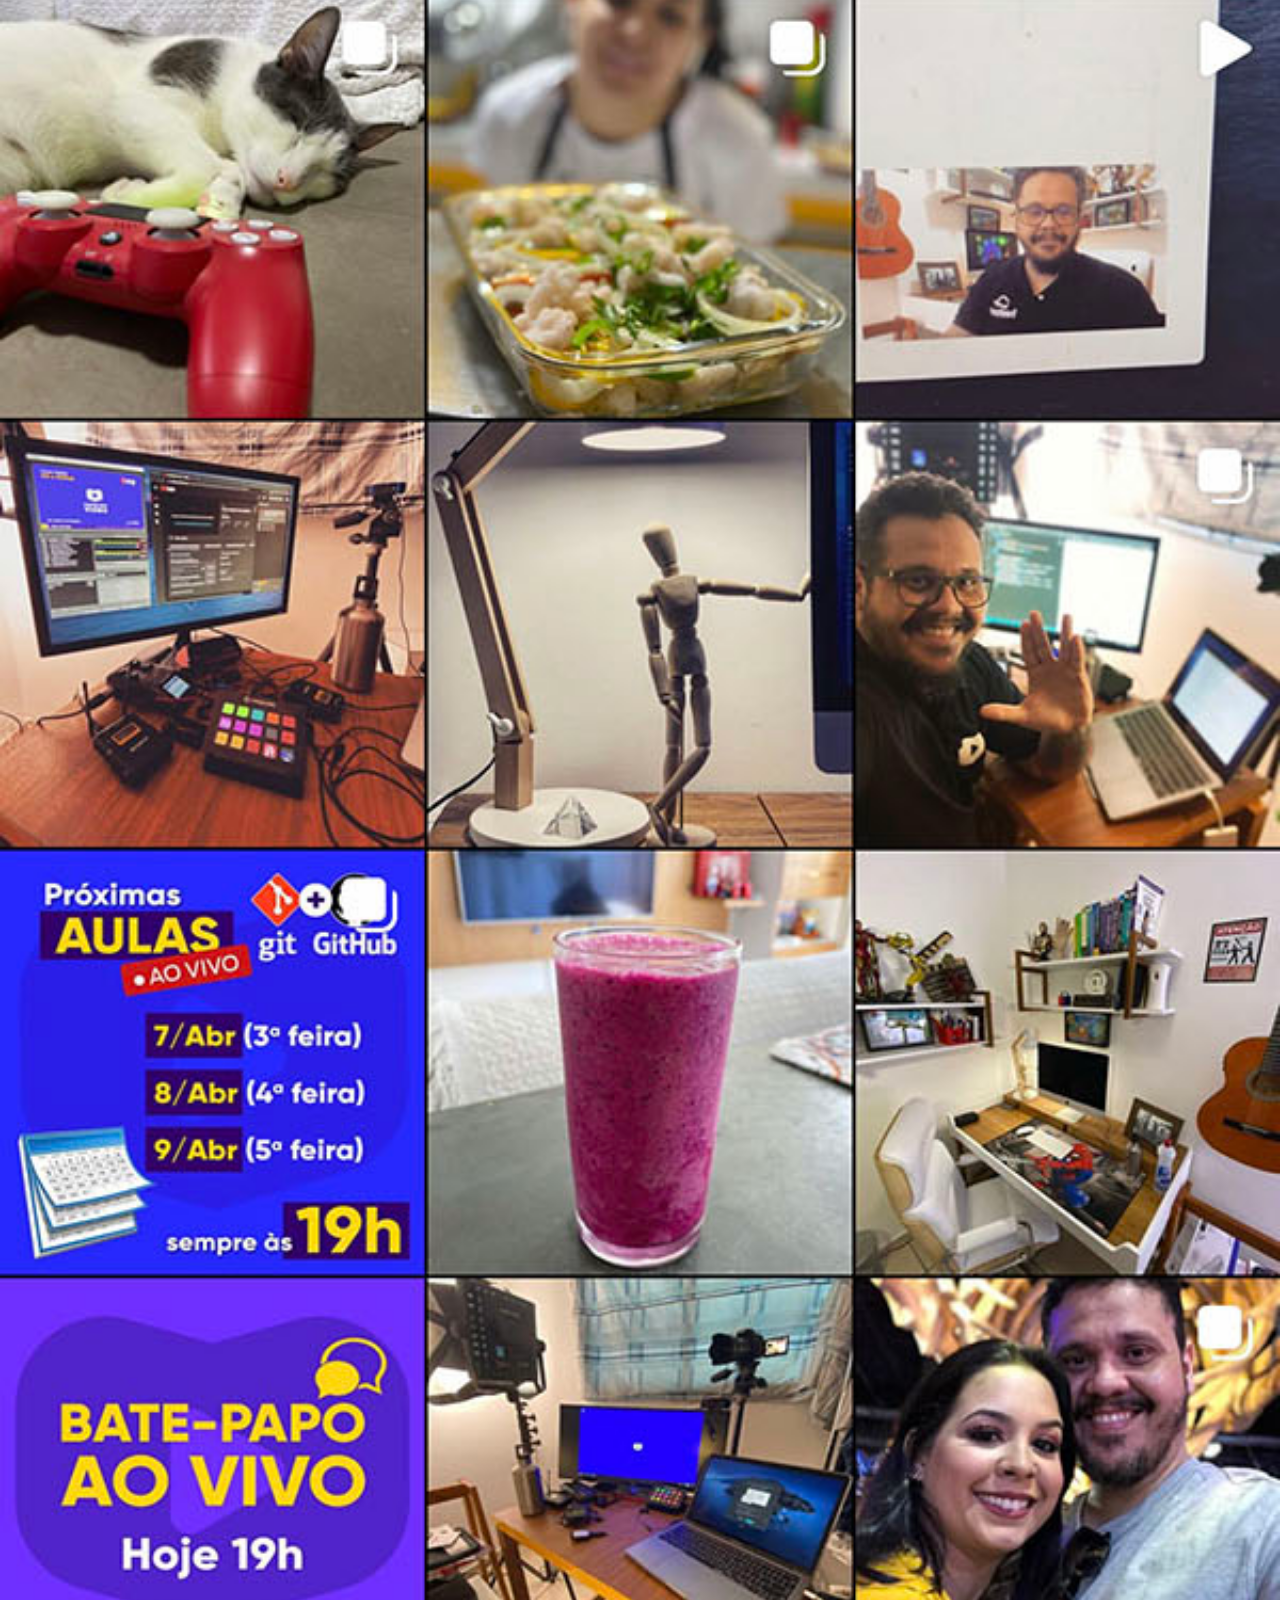
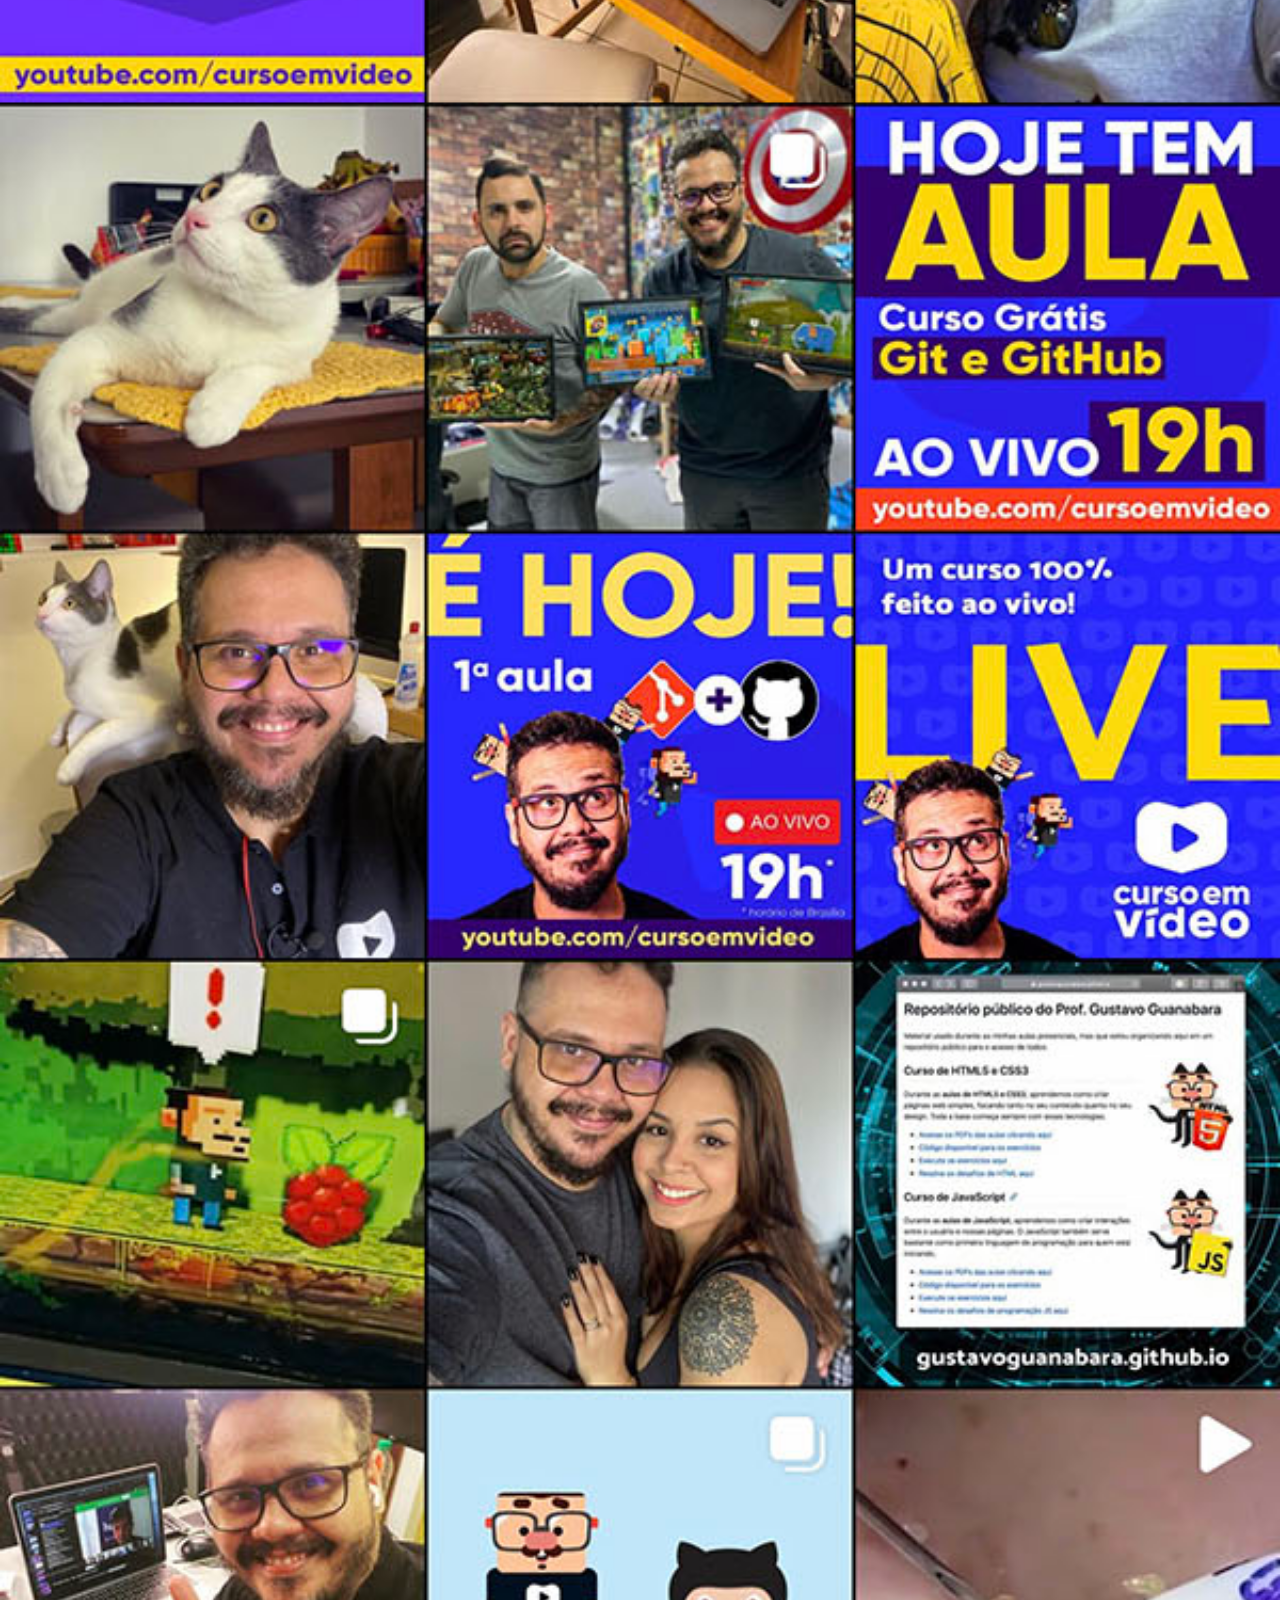
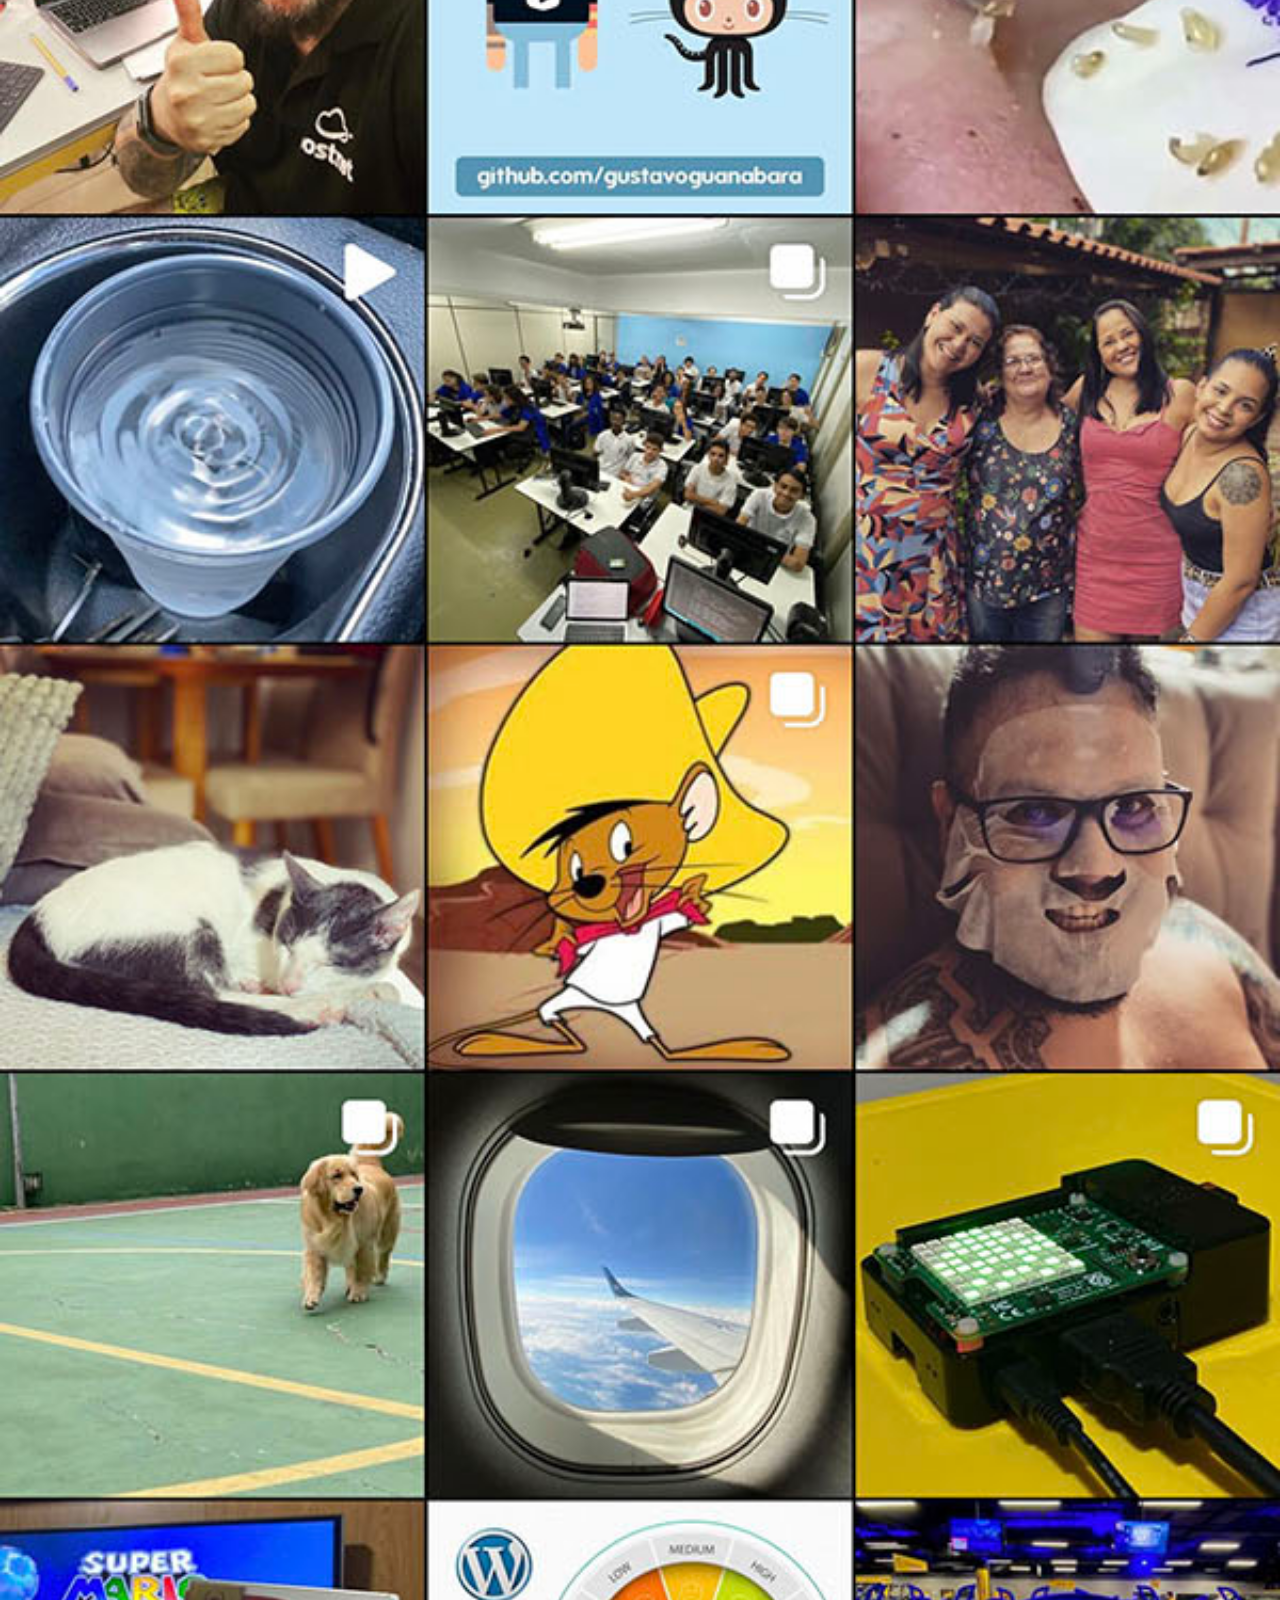
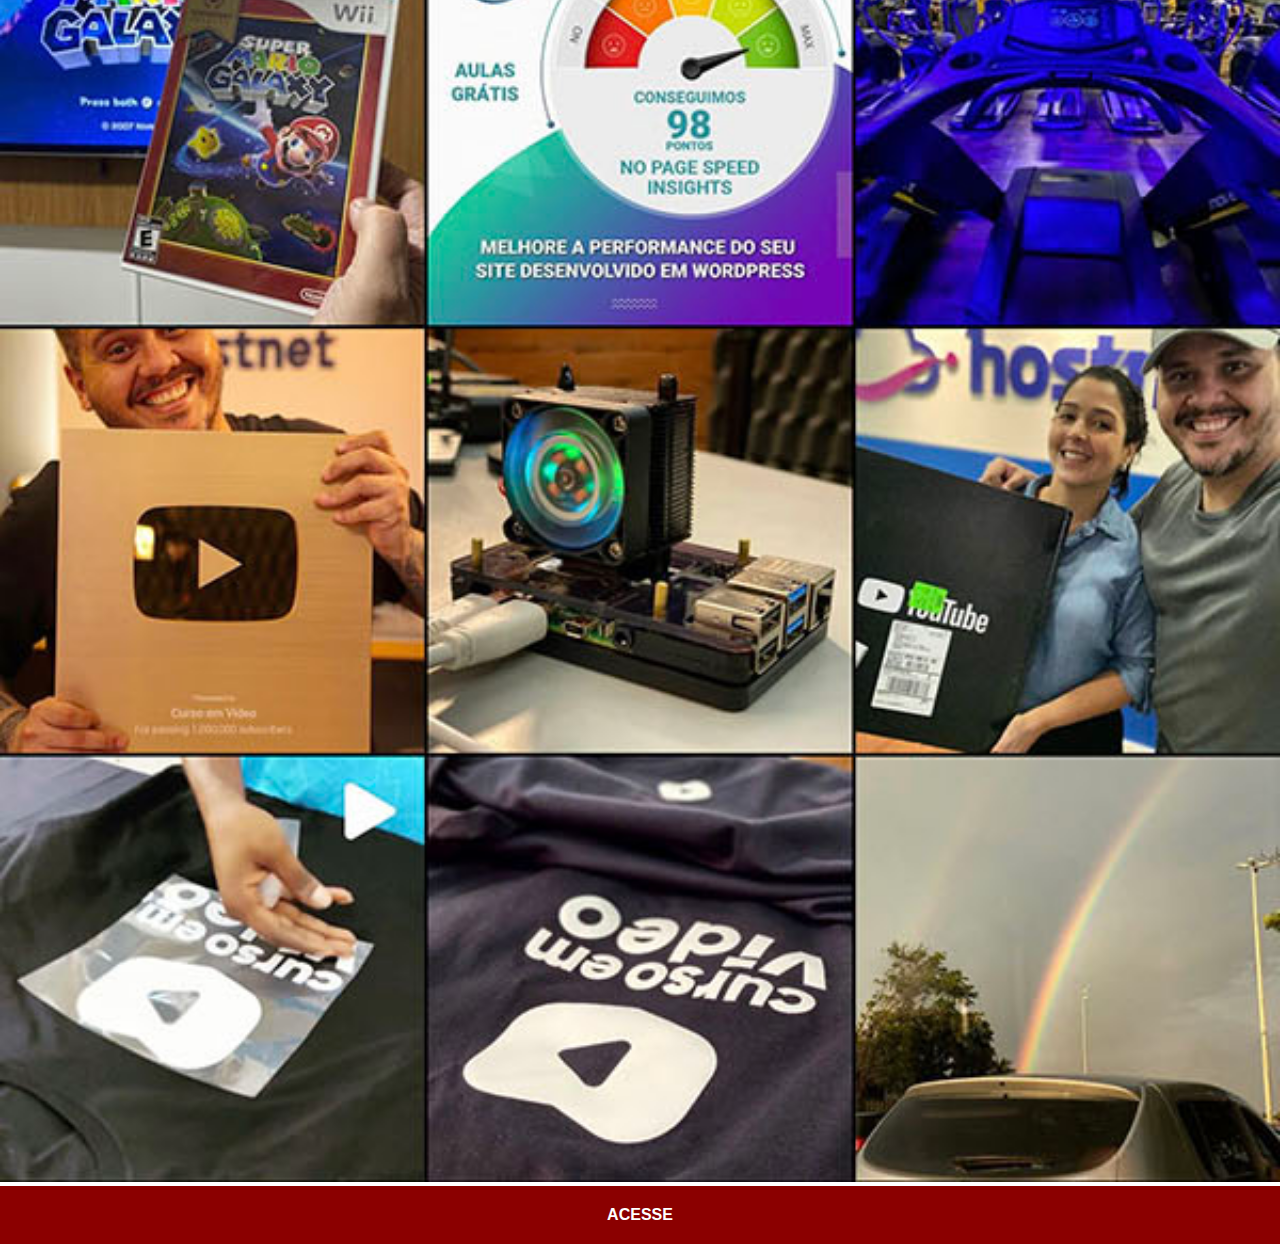
<file: instagram.html>
<!DOCTYPE html>
<html lang="pt-br">
<head>
    <meta charset="UTF-8">
    <meta name="viewport" content="width=device-width, initial-scale=1.0">
    <title>Instagram</title>
    <link rel="stylesheet" href="estilos/social.css">
</head>
<body>
    <img src="imagens/tela-instagram.jpg" alt="Instagram">
    <a href="https://www.instagram.com/gustavoguanabara" target="_blank">ACESSE</a>
</body>
</html>
</file>
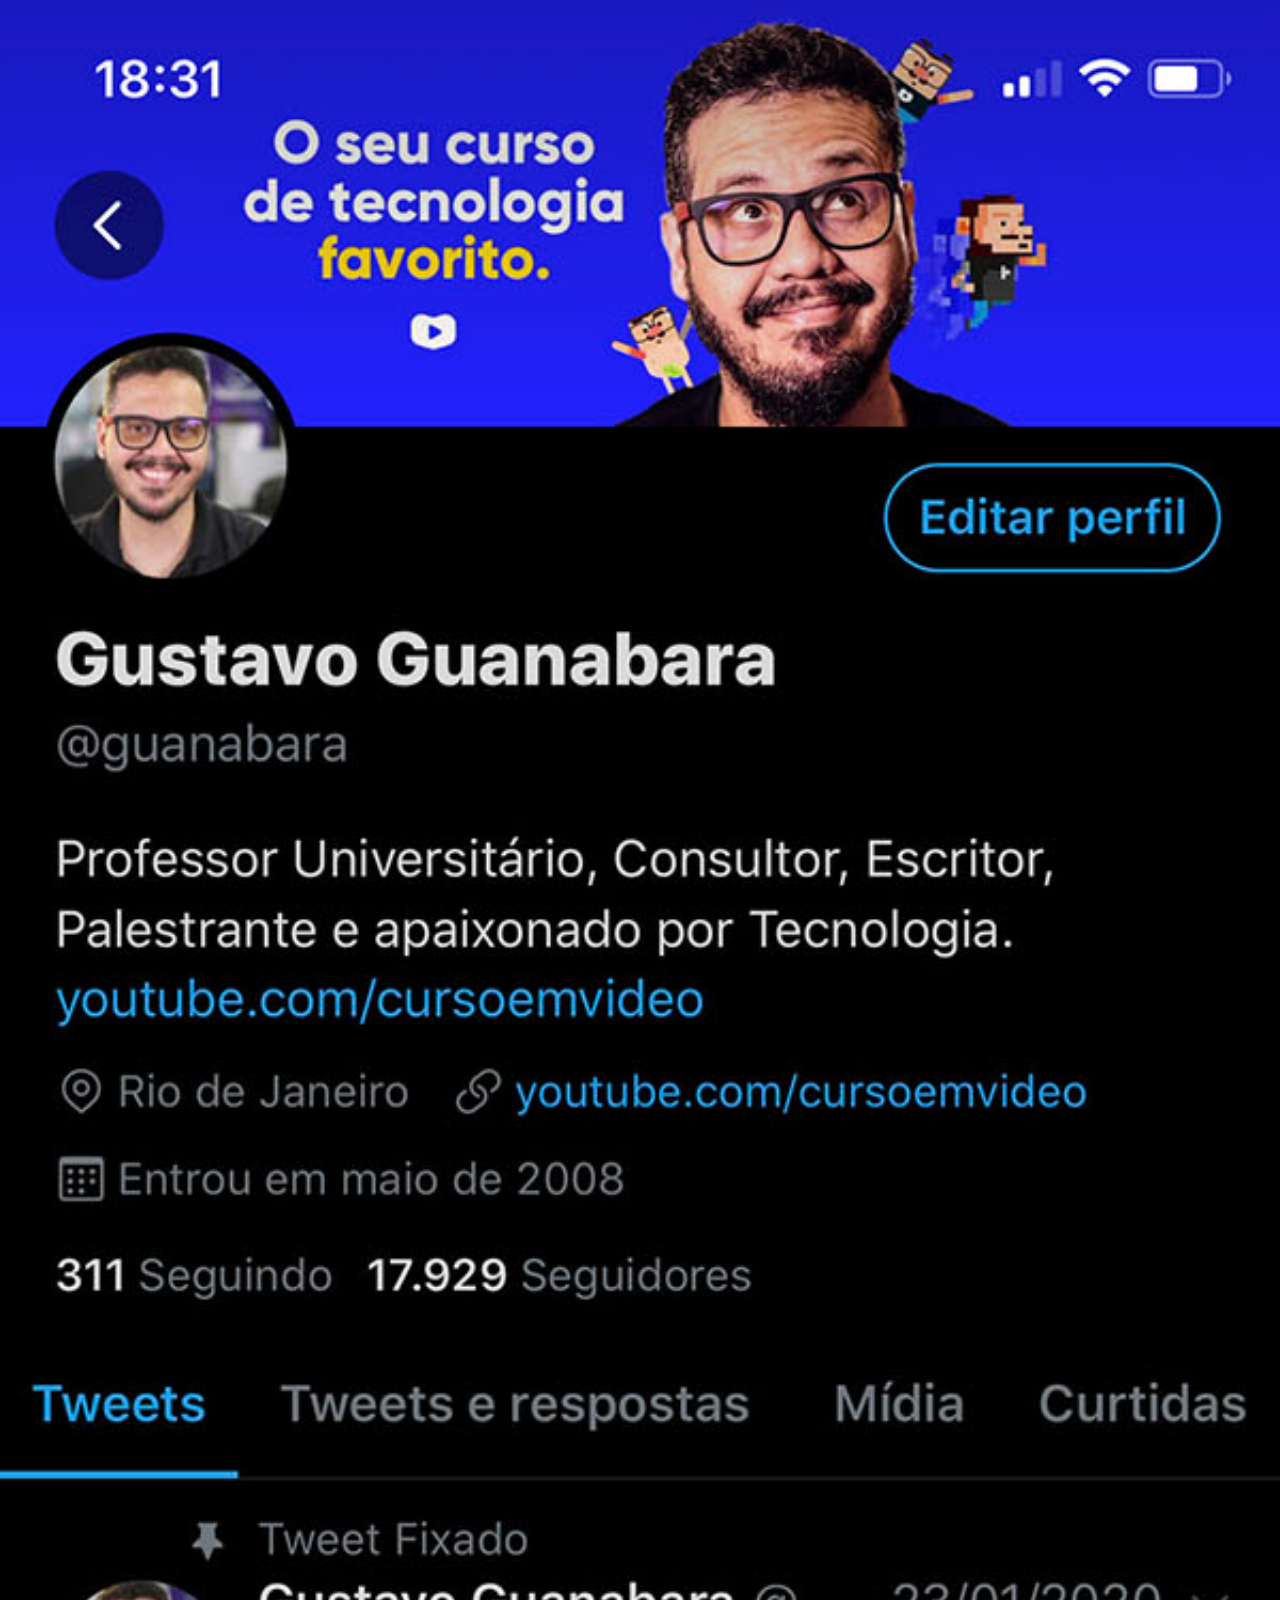
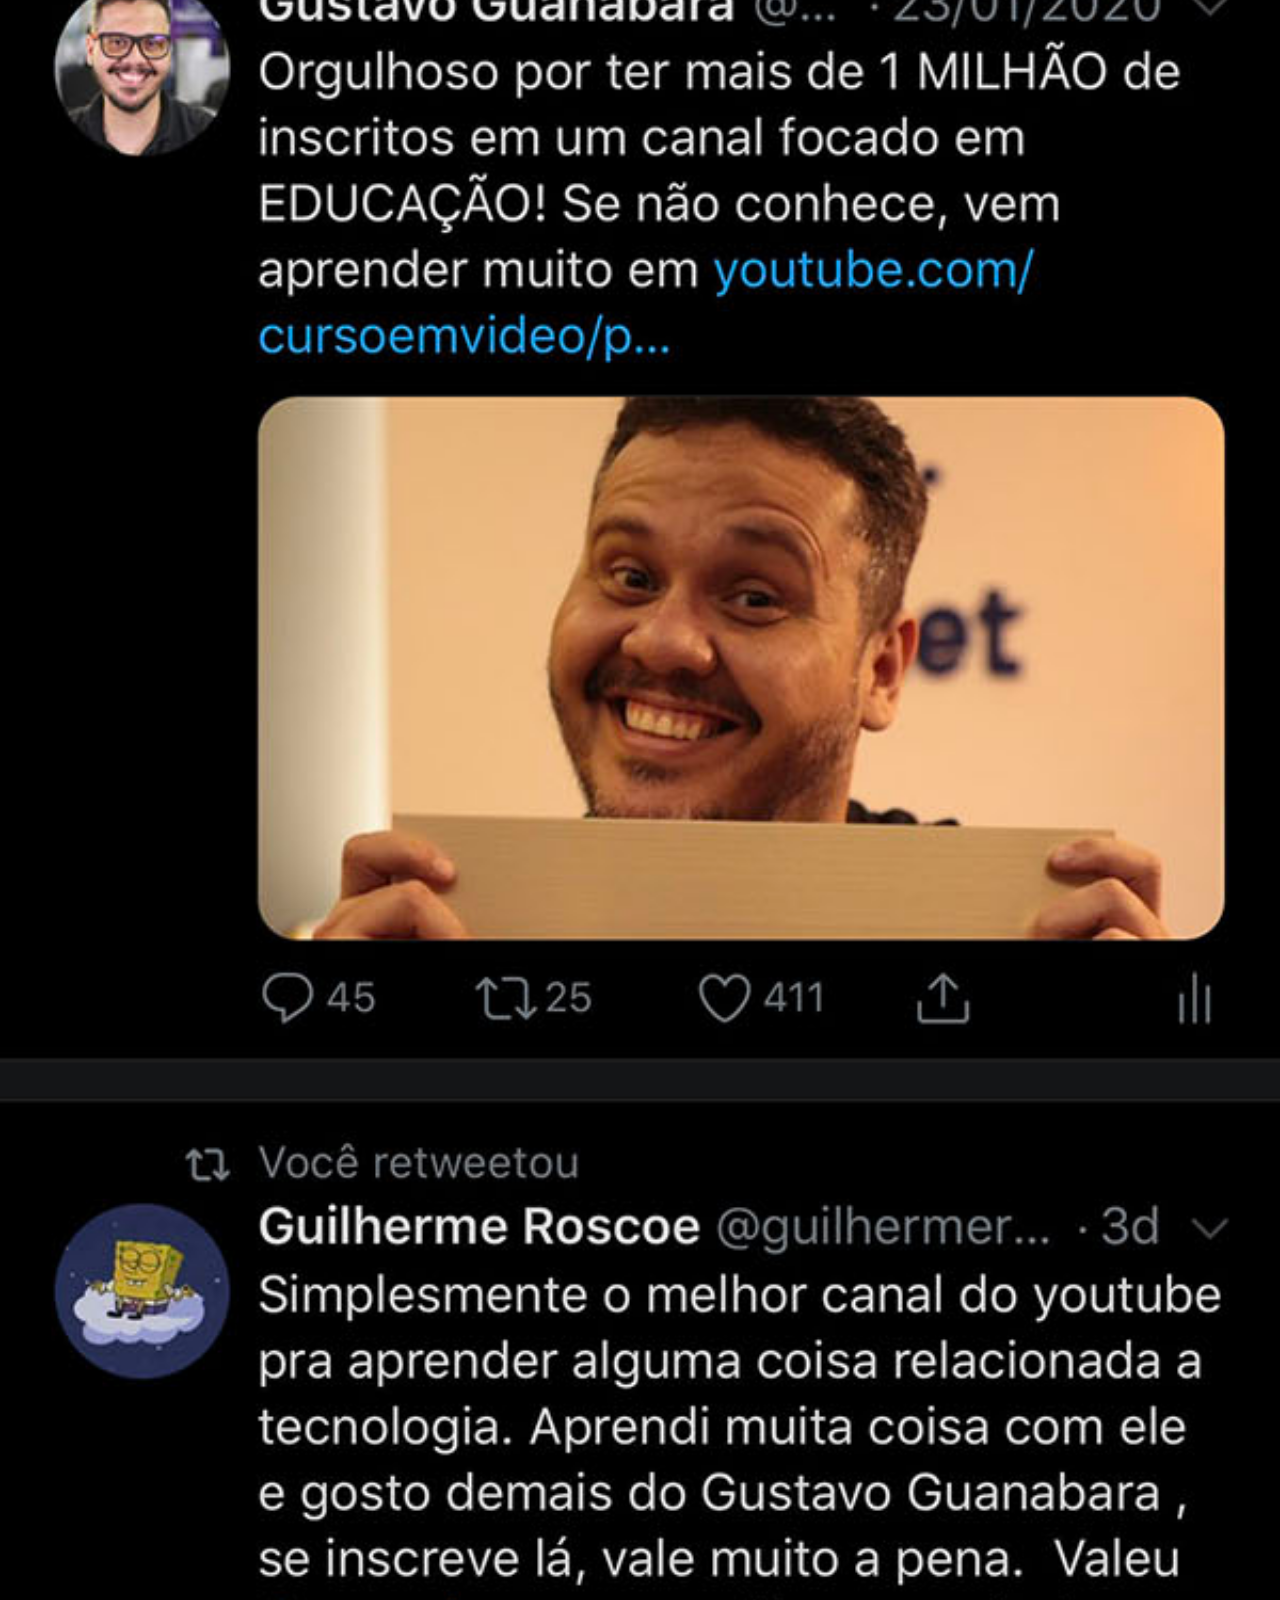
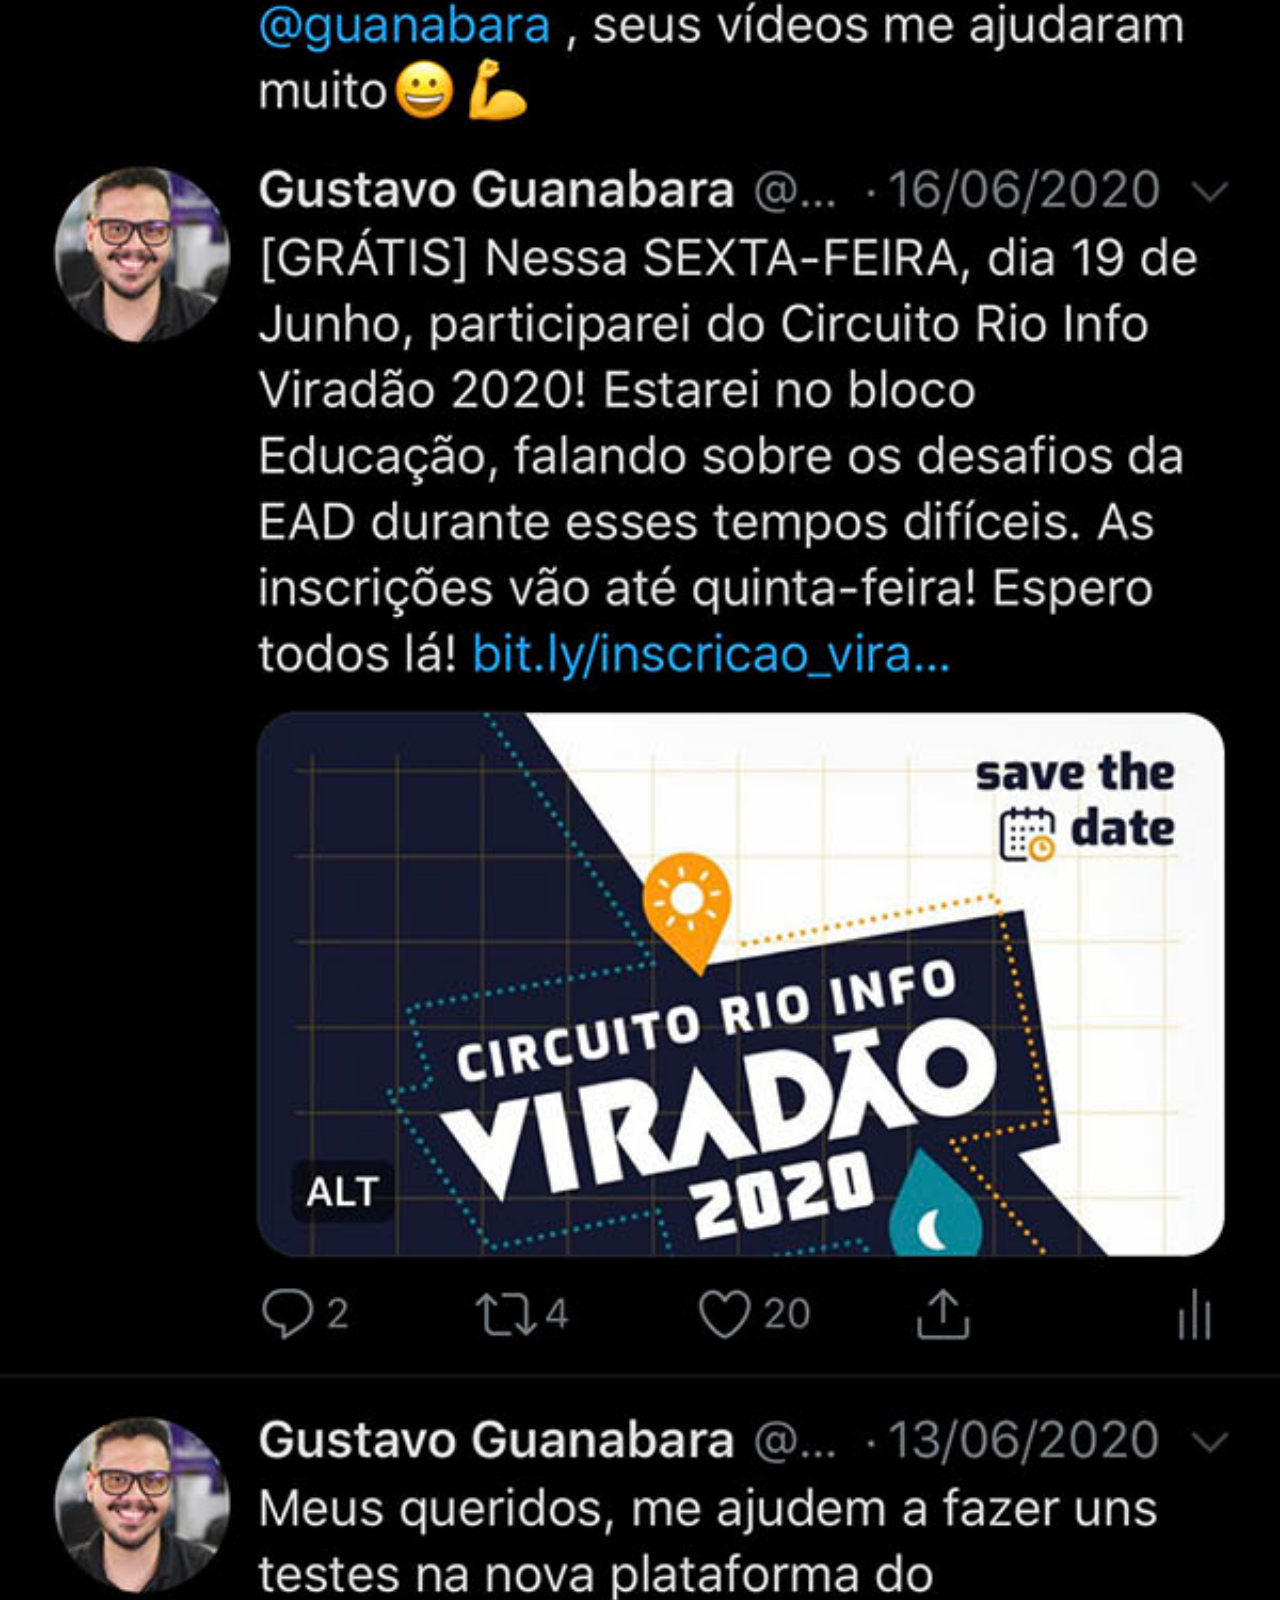
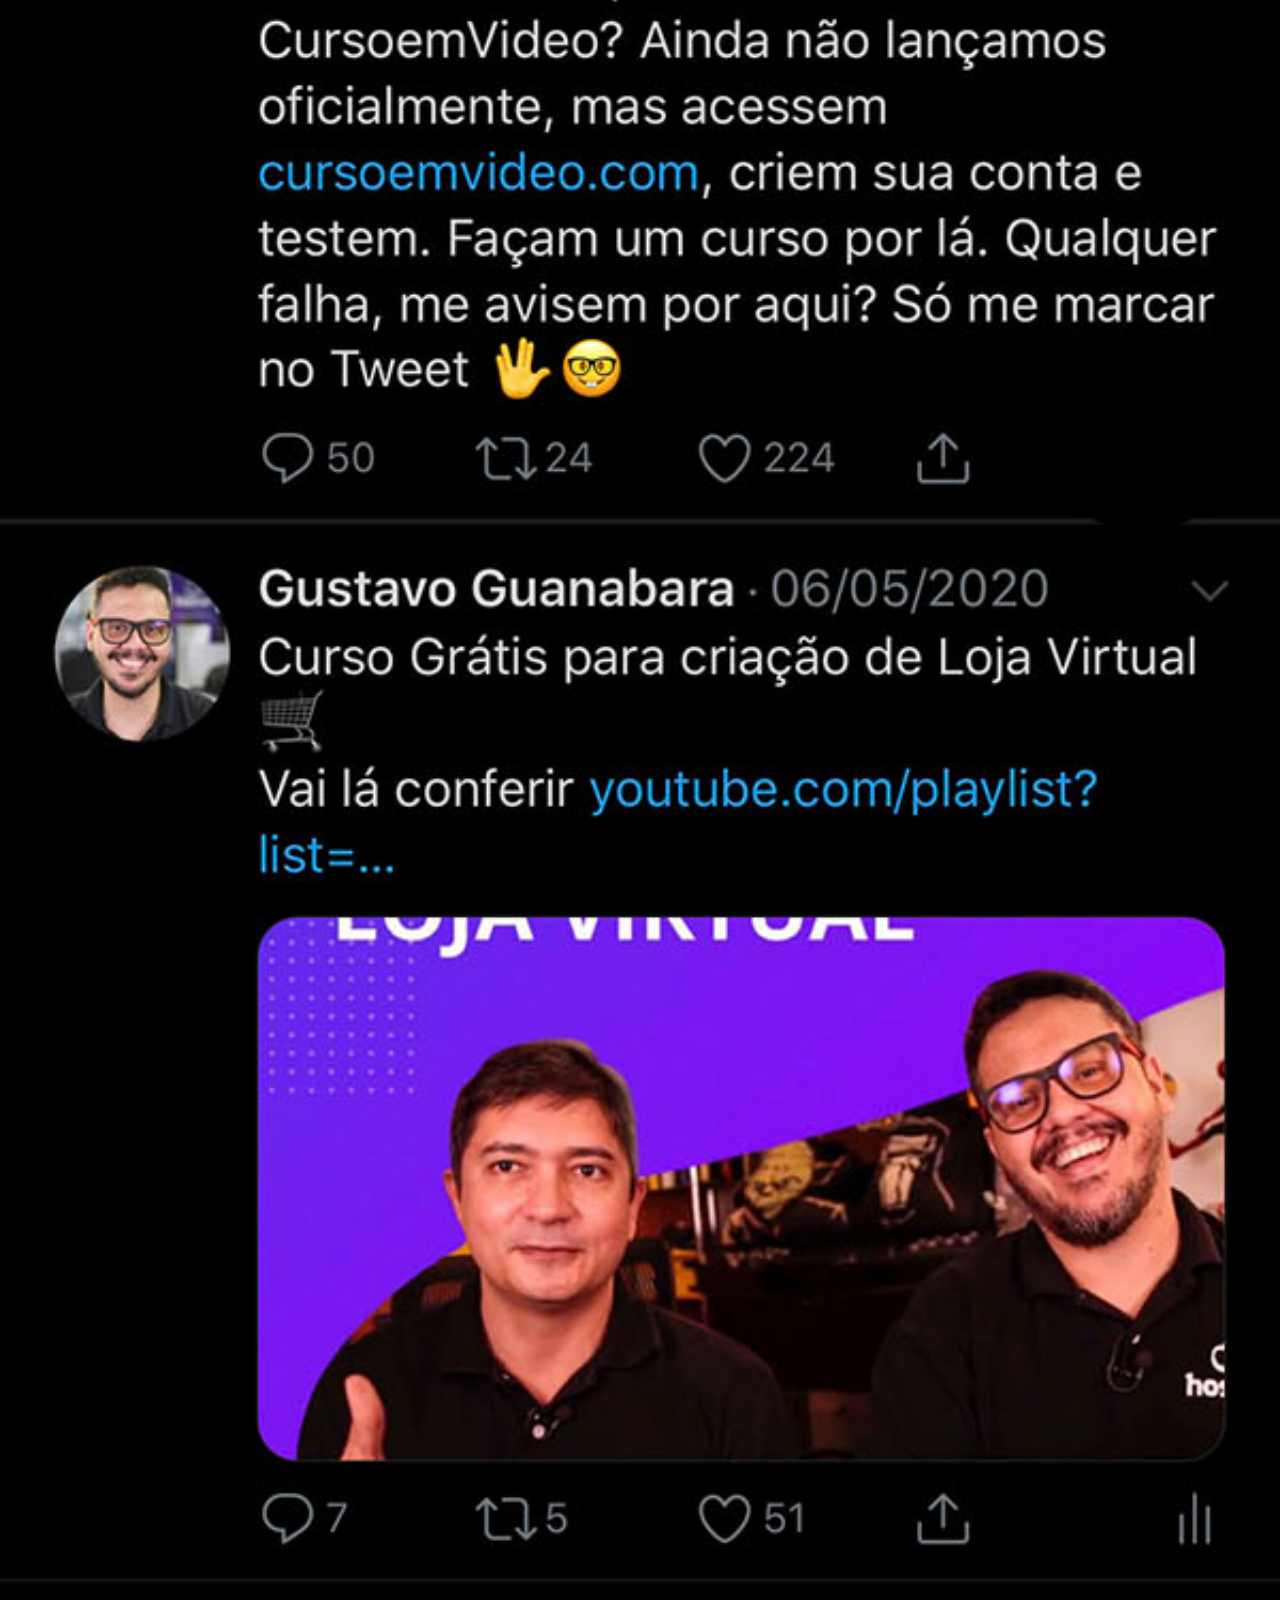
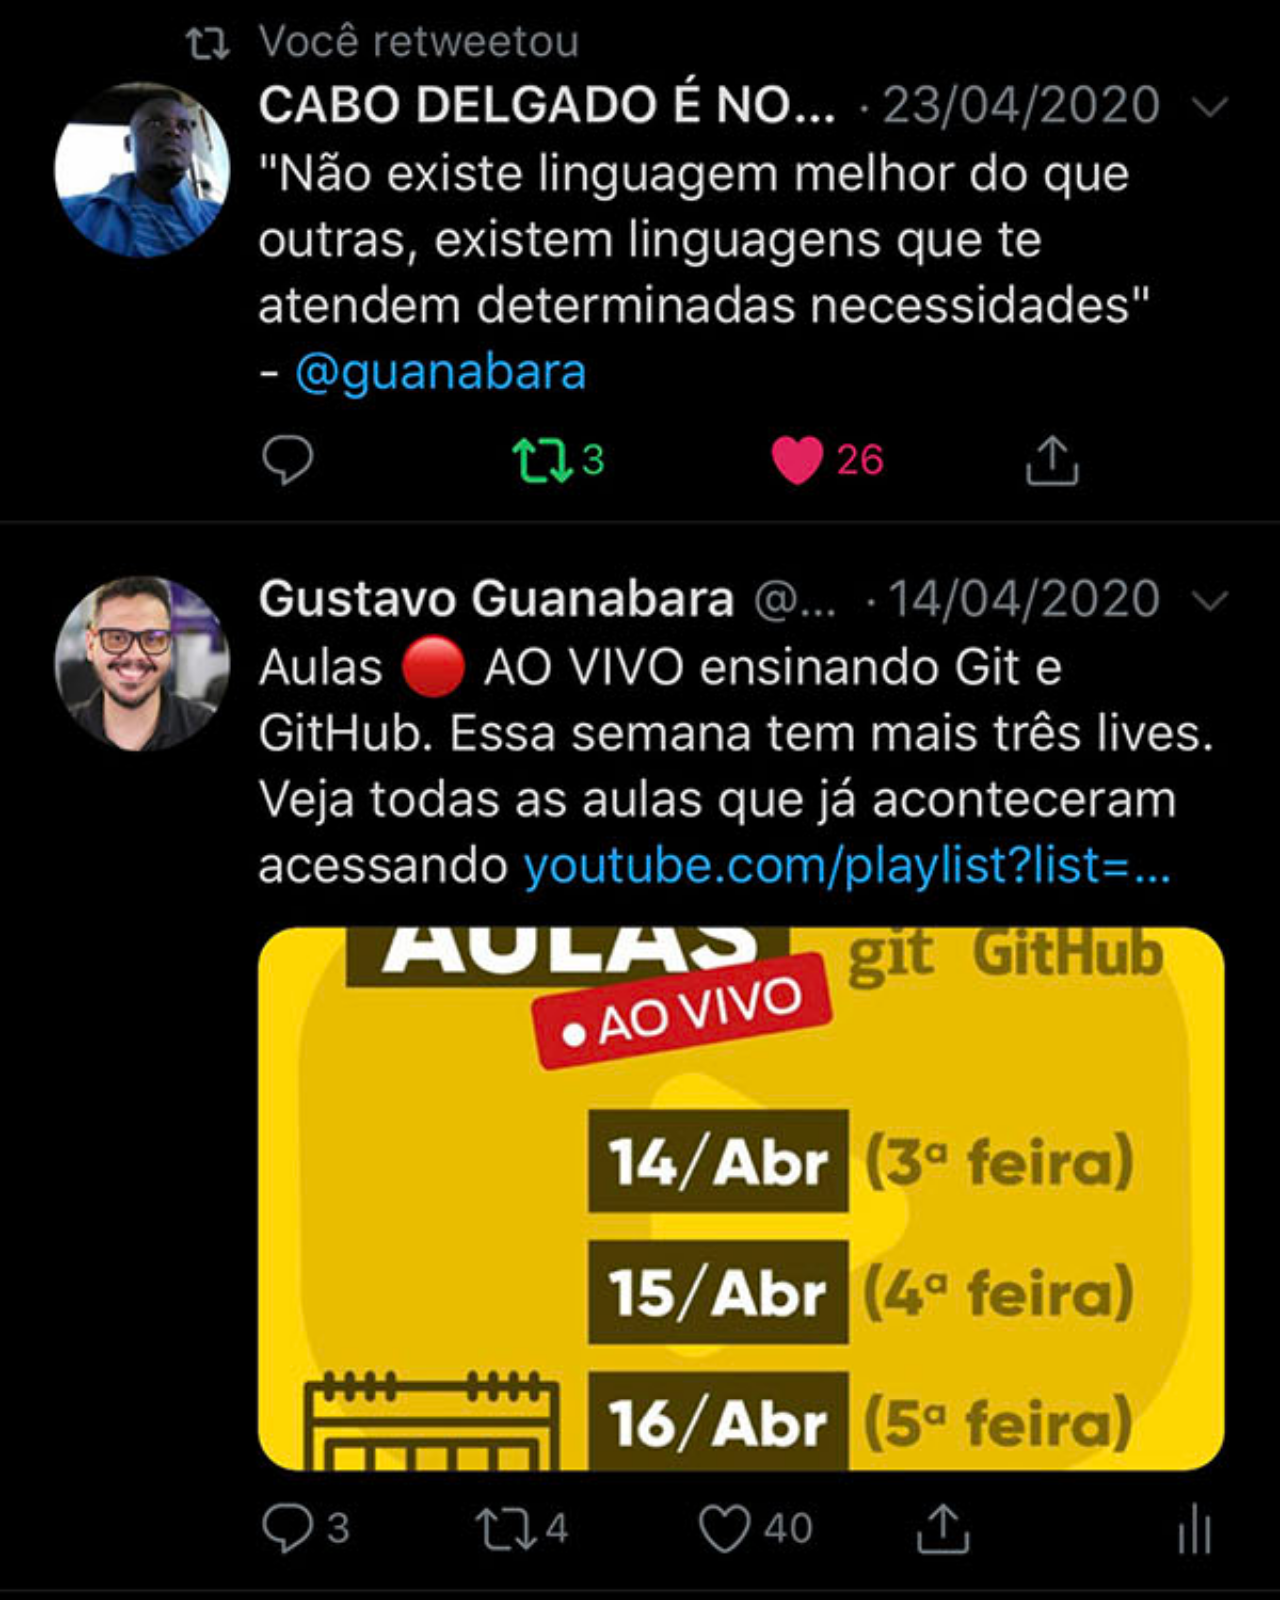
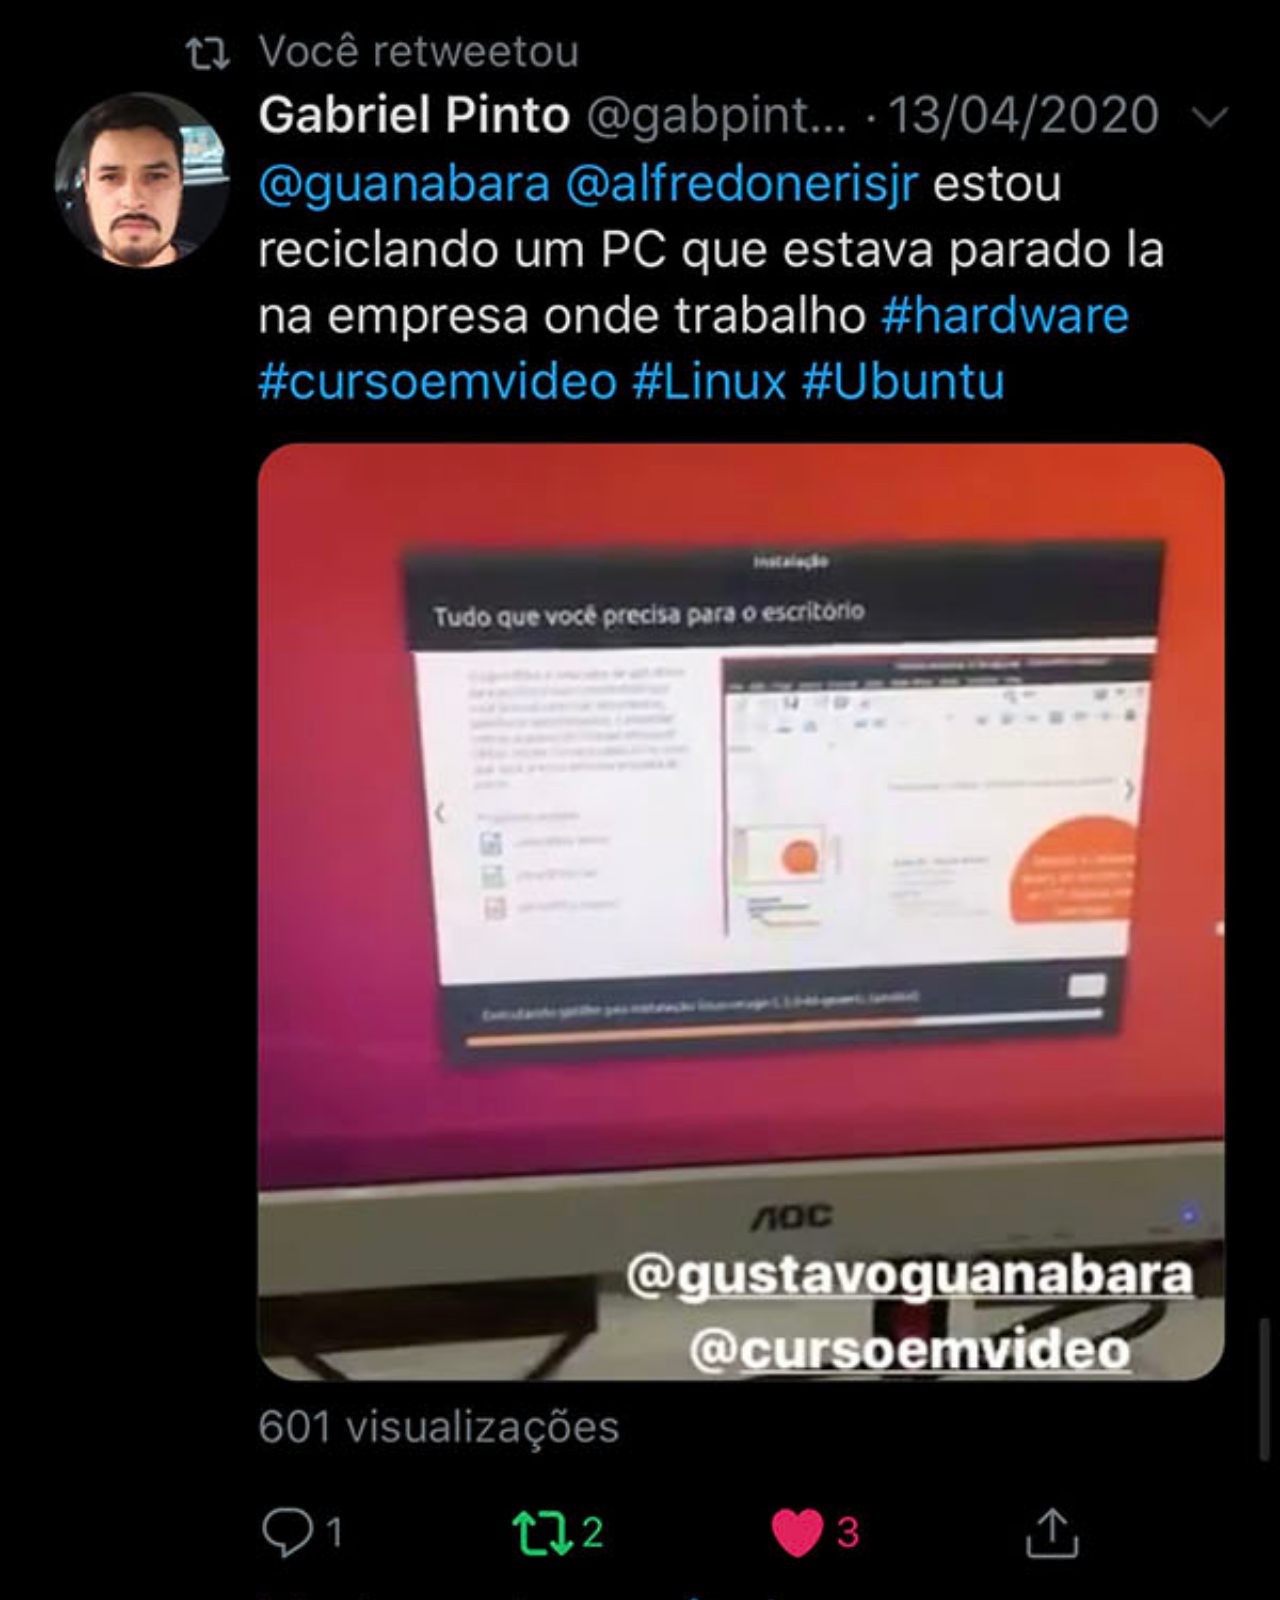
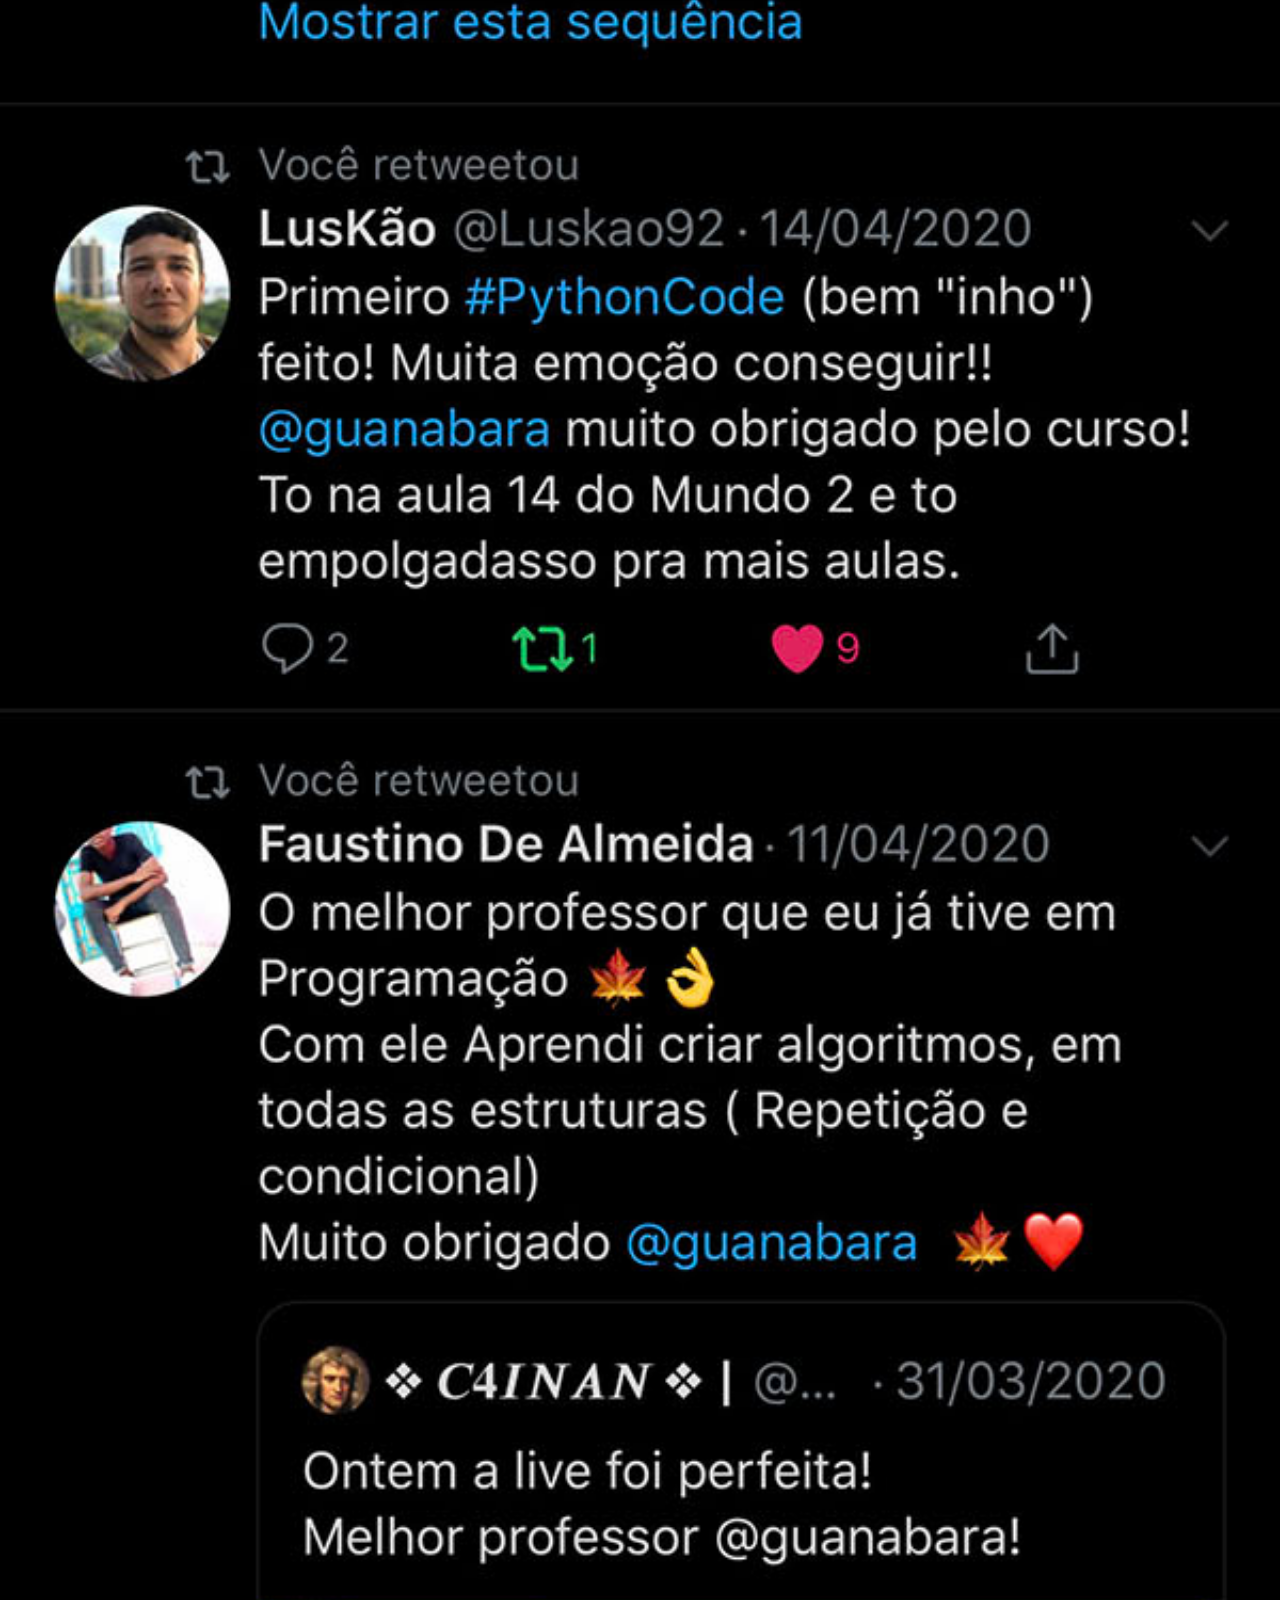
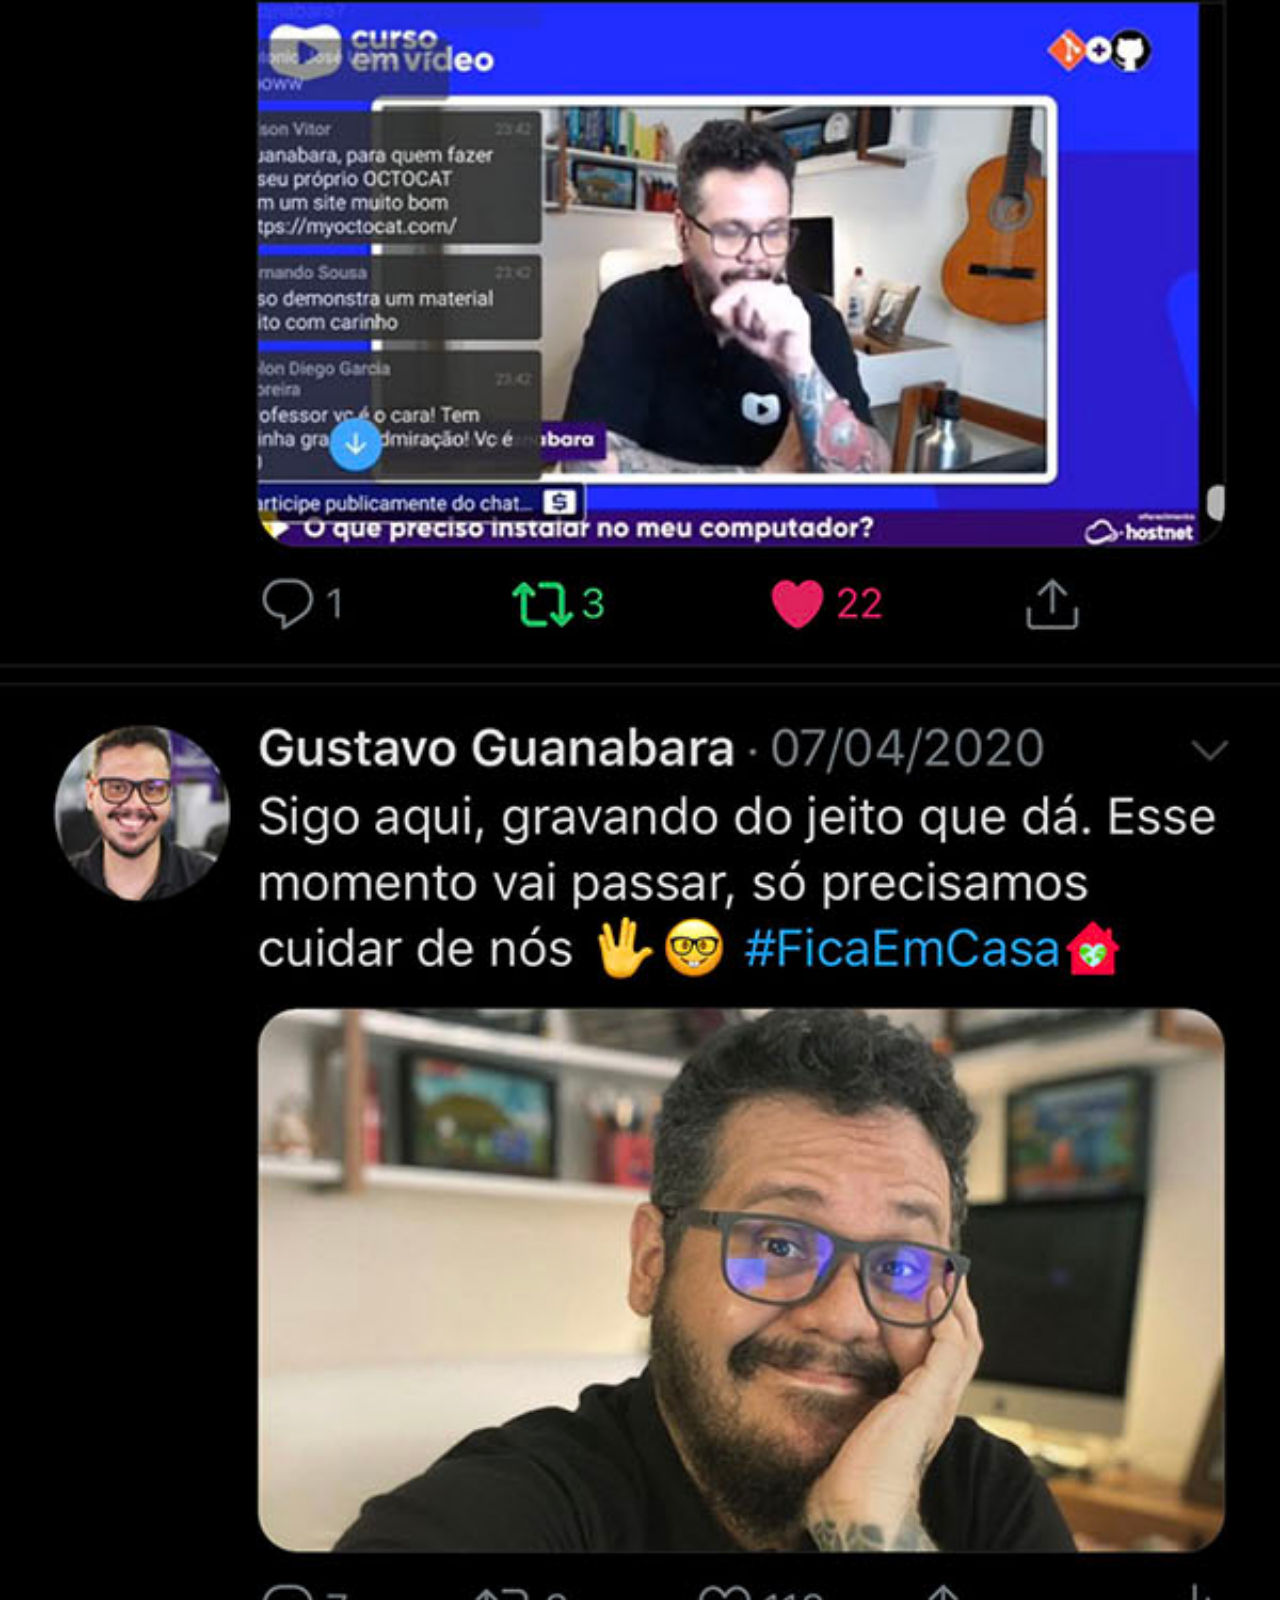
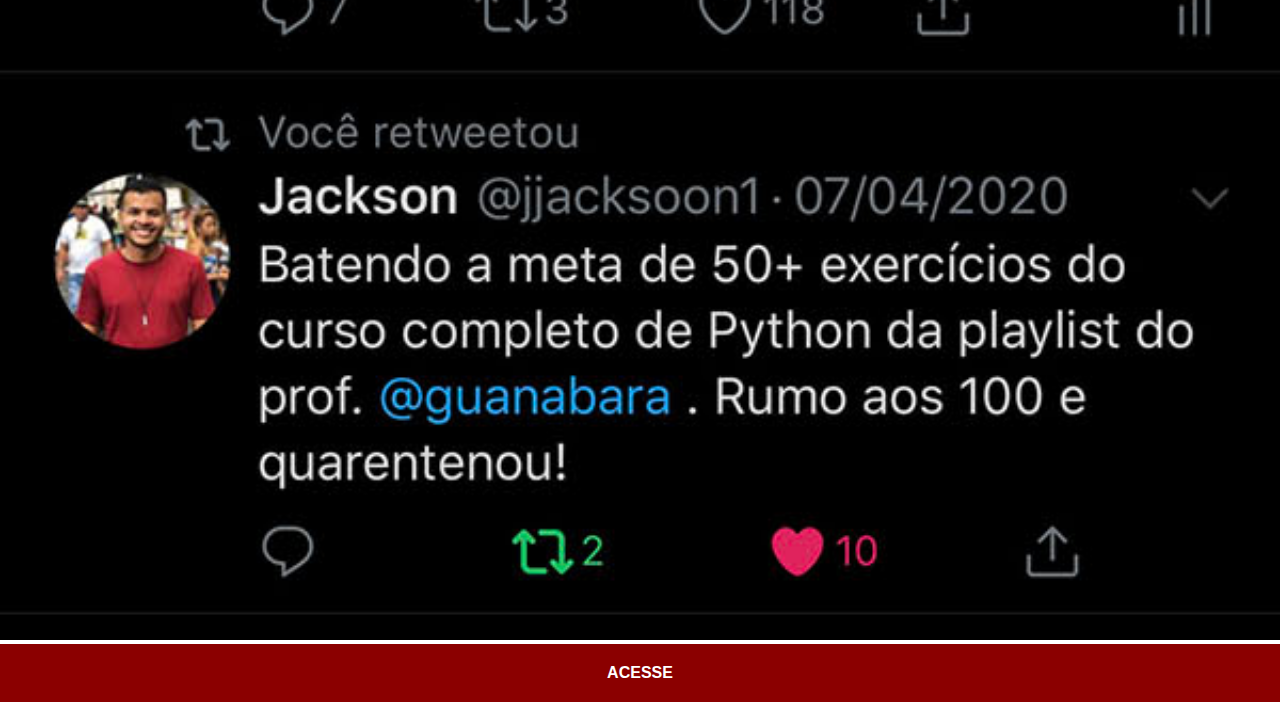
<file: twitter.html>
<!DOCTYPE html>
<html lang="pt-br">
<head>
    <meta charset="UTF-8">
    <meta name="viewport" content="width=device-width, initial-scale=1.0">
    <title>Twitter</title>
    <link rel="stylesheet" href="estilos/social.css">
</head>
<body>
    <img src="imagens/tela-twitter.jpg" alt="Instagram">
    <a href="https://www.x.com" target="_blank">ACESSE</a>
</body>
</html>
</file>
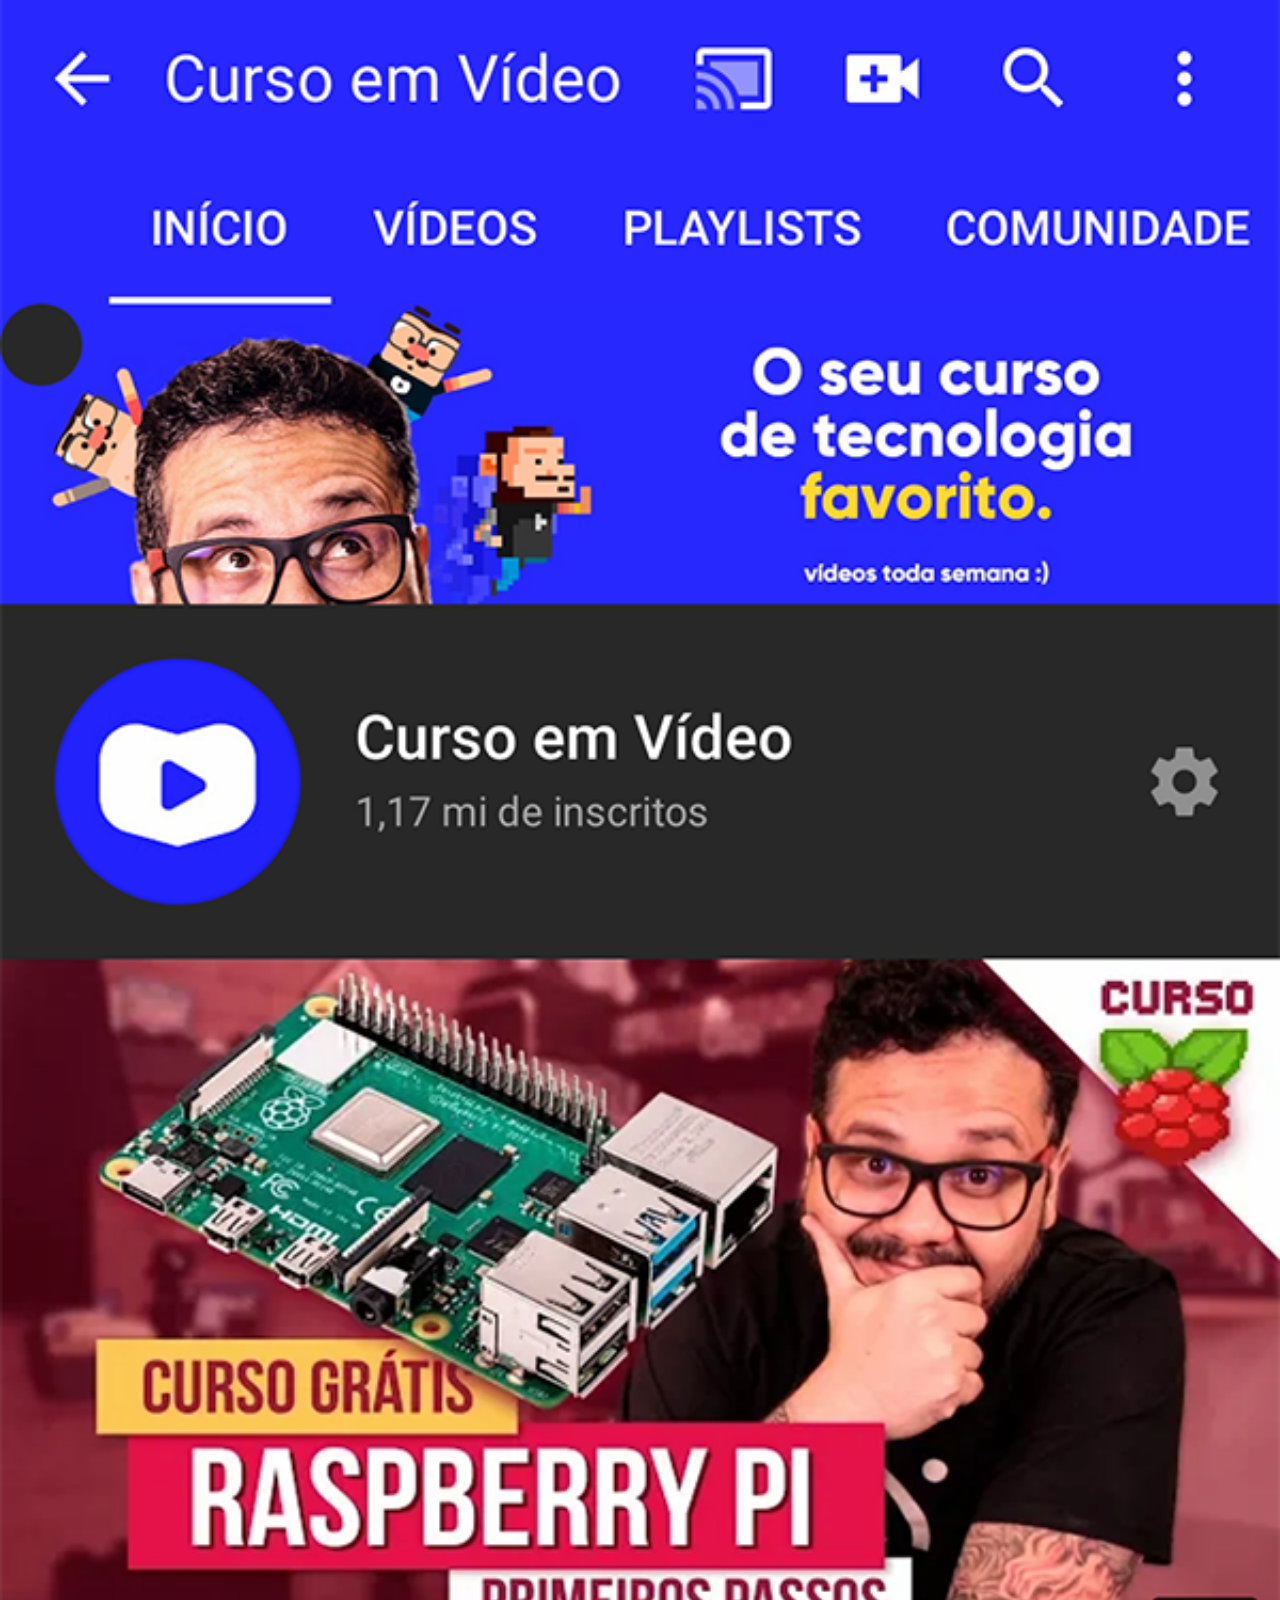
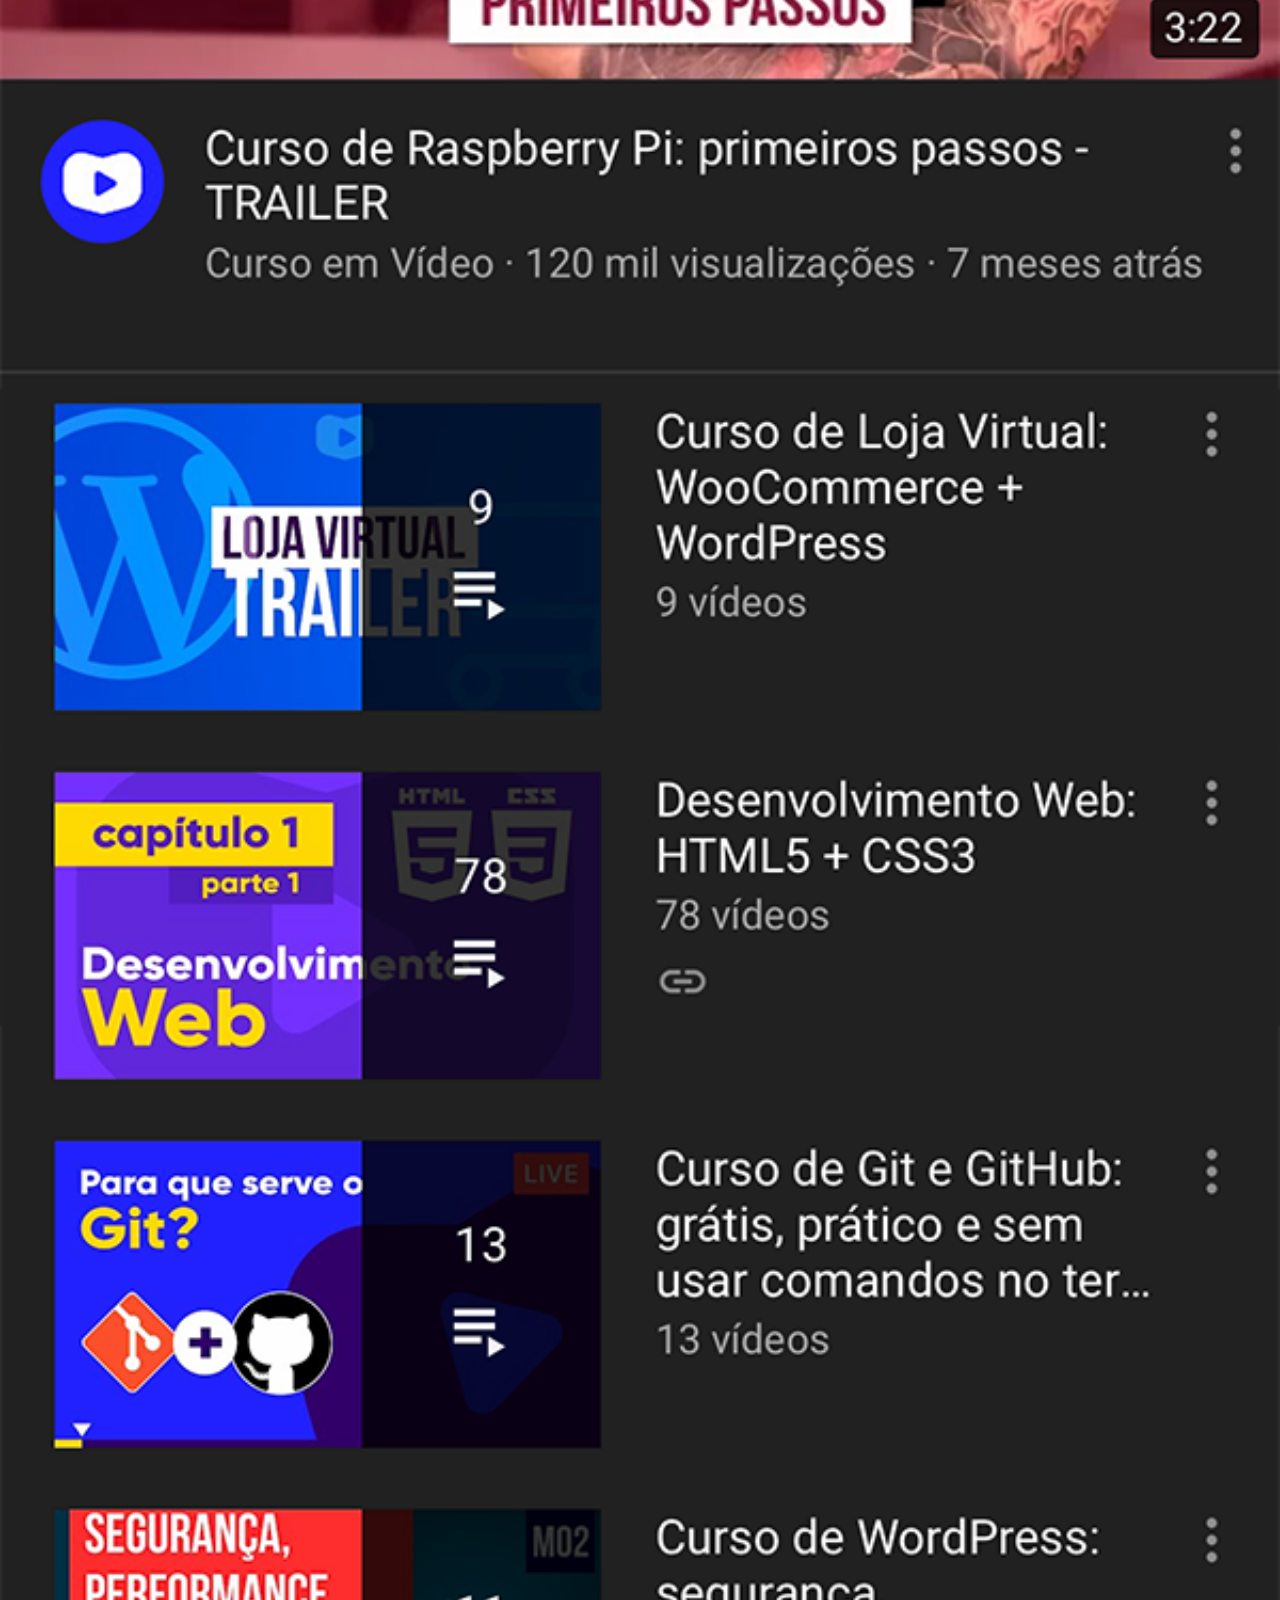
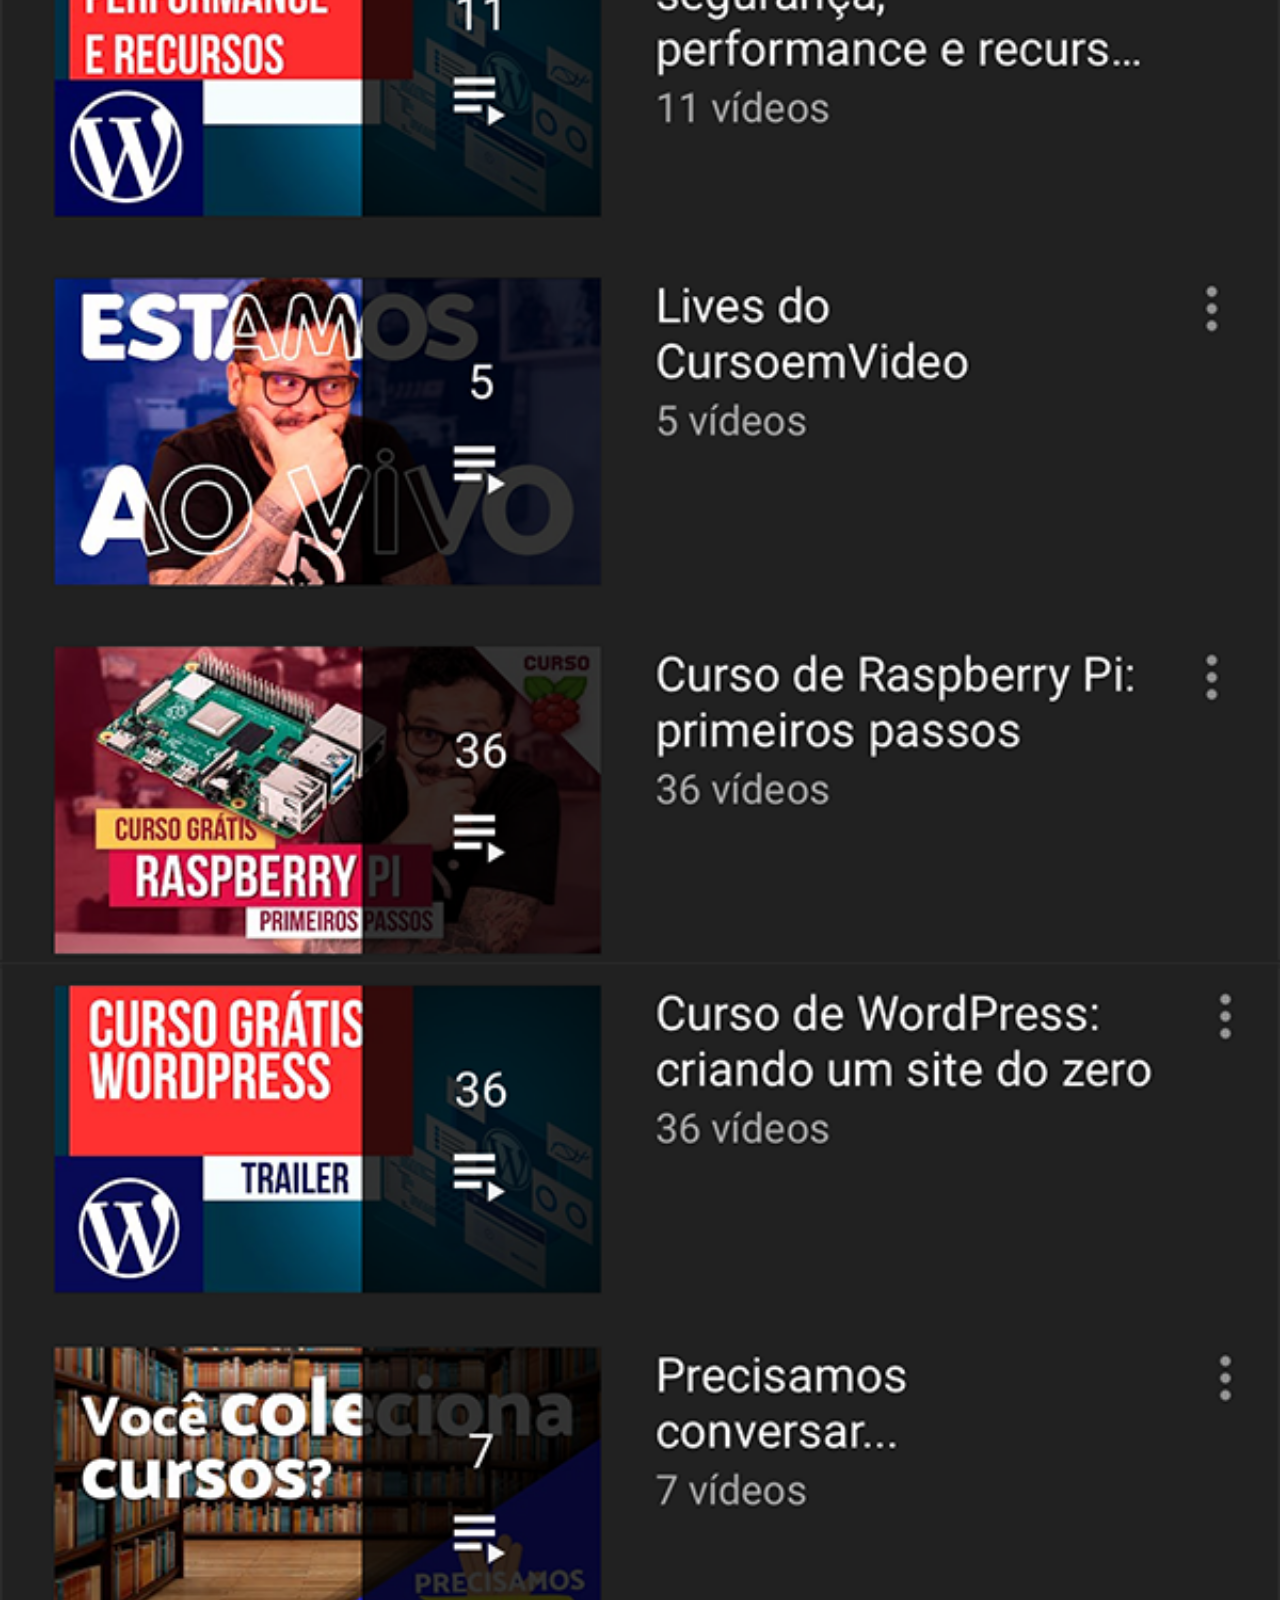
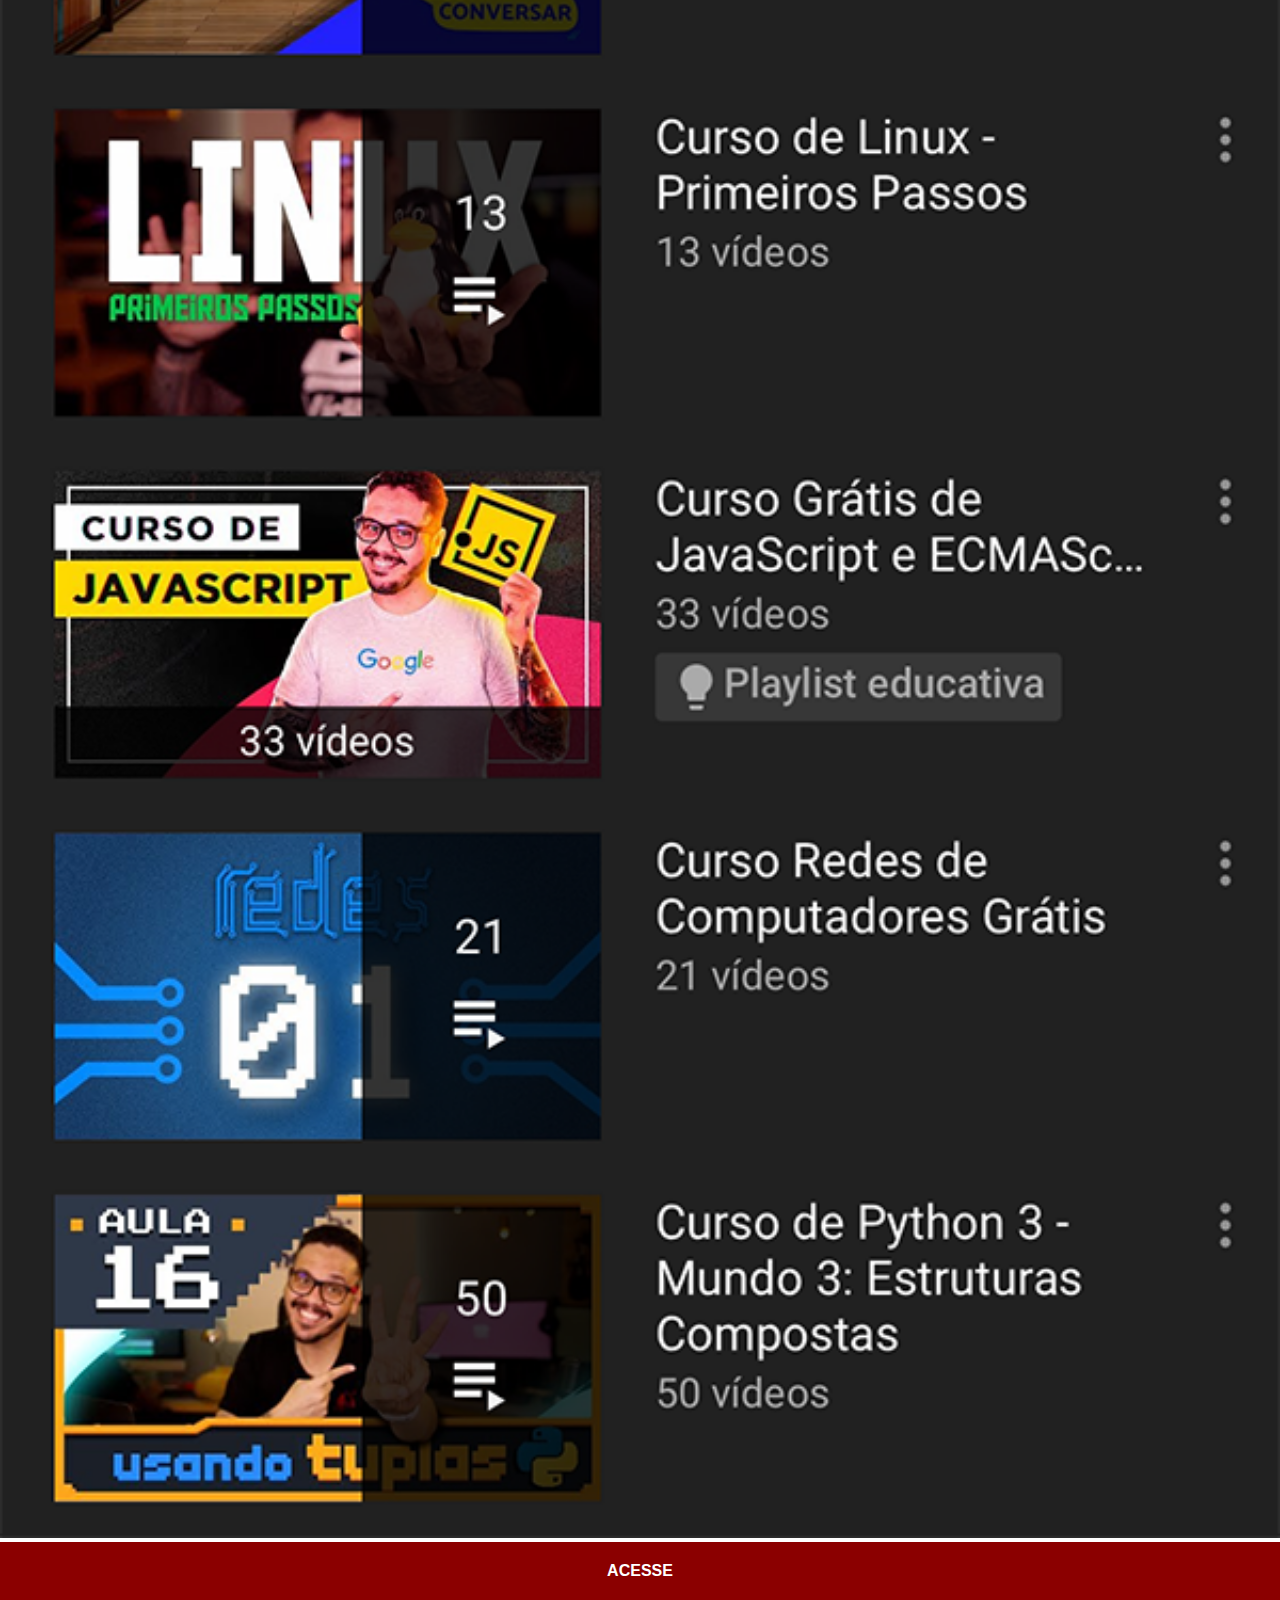
<file: youtube.html>
<!DOCTYPE html>
<html lang="pt-br">
<head>
    <meta charset="UTF-8">
    <meta name="viewport" content="width=device-width, initial-scale=1.0">
    <title>Youtube</title>
    <link rel="stylesheet" href="estilos/social.css">
</head>
<body>
    <img src="imagens/tela-youtube.png" alt="Youtube">
    <a href="https://www.youtube.com/cursoemvideo/playlists" target="_blank">ACESSE</a>
</body>
</html>
</file>
<file: estilos/style.css>
@charset "UTF-8";

* {
    margin: 0px;
    padding: 0px;
    font-family: Arial, Helvetica, sans-serif;
}

html, body {
    height: 100vh;
    width: 100vw;
    background-color: black;
}

body {
    background: url('../imagens/fundo-madeira.jpg') no-repeat top center;
    background-size: cover;
    background-attachment: fixed;
}

main {
    height: 100vh;
    position: relative;
}

section#telefone {
    position: absolute;
    transform: translate(-50%, -50%);
    top: 50%;
    left: 50%;
    height: 627px;
    width: 311px;
    background-color: blue;
    background: url('../imagens/frame-iphone.png') no-repeat;
}

iframe#tela {
    position: relative;
    top: 80px;
    left: 22px;
    width: 267px;
    height: 471px;
}

section#redes-sociais {
    text-align: right;
}

section#redes-sociais > a > img {
    width: 50px;
    margin: 10px;
    border-radius: 50%;
    box-shadow: 2px 2px 5px rgba(0, 0, 0, 0.489);
    box-sizing: border-box;
}

section#redes-sociais img:hover {
    transform: translate(-3px, -3px);
    box-shadow: 5px 5px 10px rgba(0, 0, 0, 0.709);
    transition: transform 0.3s;
}
</file>
<file: estilos/social.css>
@charset "UTF-8";

* {
    margin: 0px;
    padding: 0px;
    font-family: Arial, Helvetica, sans-serif;
}

::-webkit-scrollbar {
    width: 0px;
    height: 0px;
}

img {
    width: 100vw;
}

a {
    display: block;
    background-color: darkred;
    color: white;
    padding: 20px;
    text-align: center;
    font-weight: bolder;
    text-decoration: none;
}

a:hover {
    background-color: red;
}
</file>
